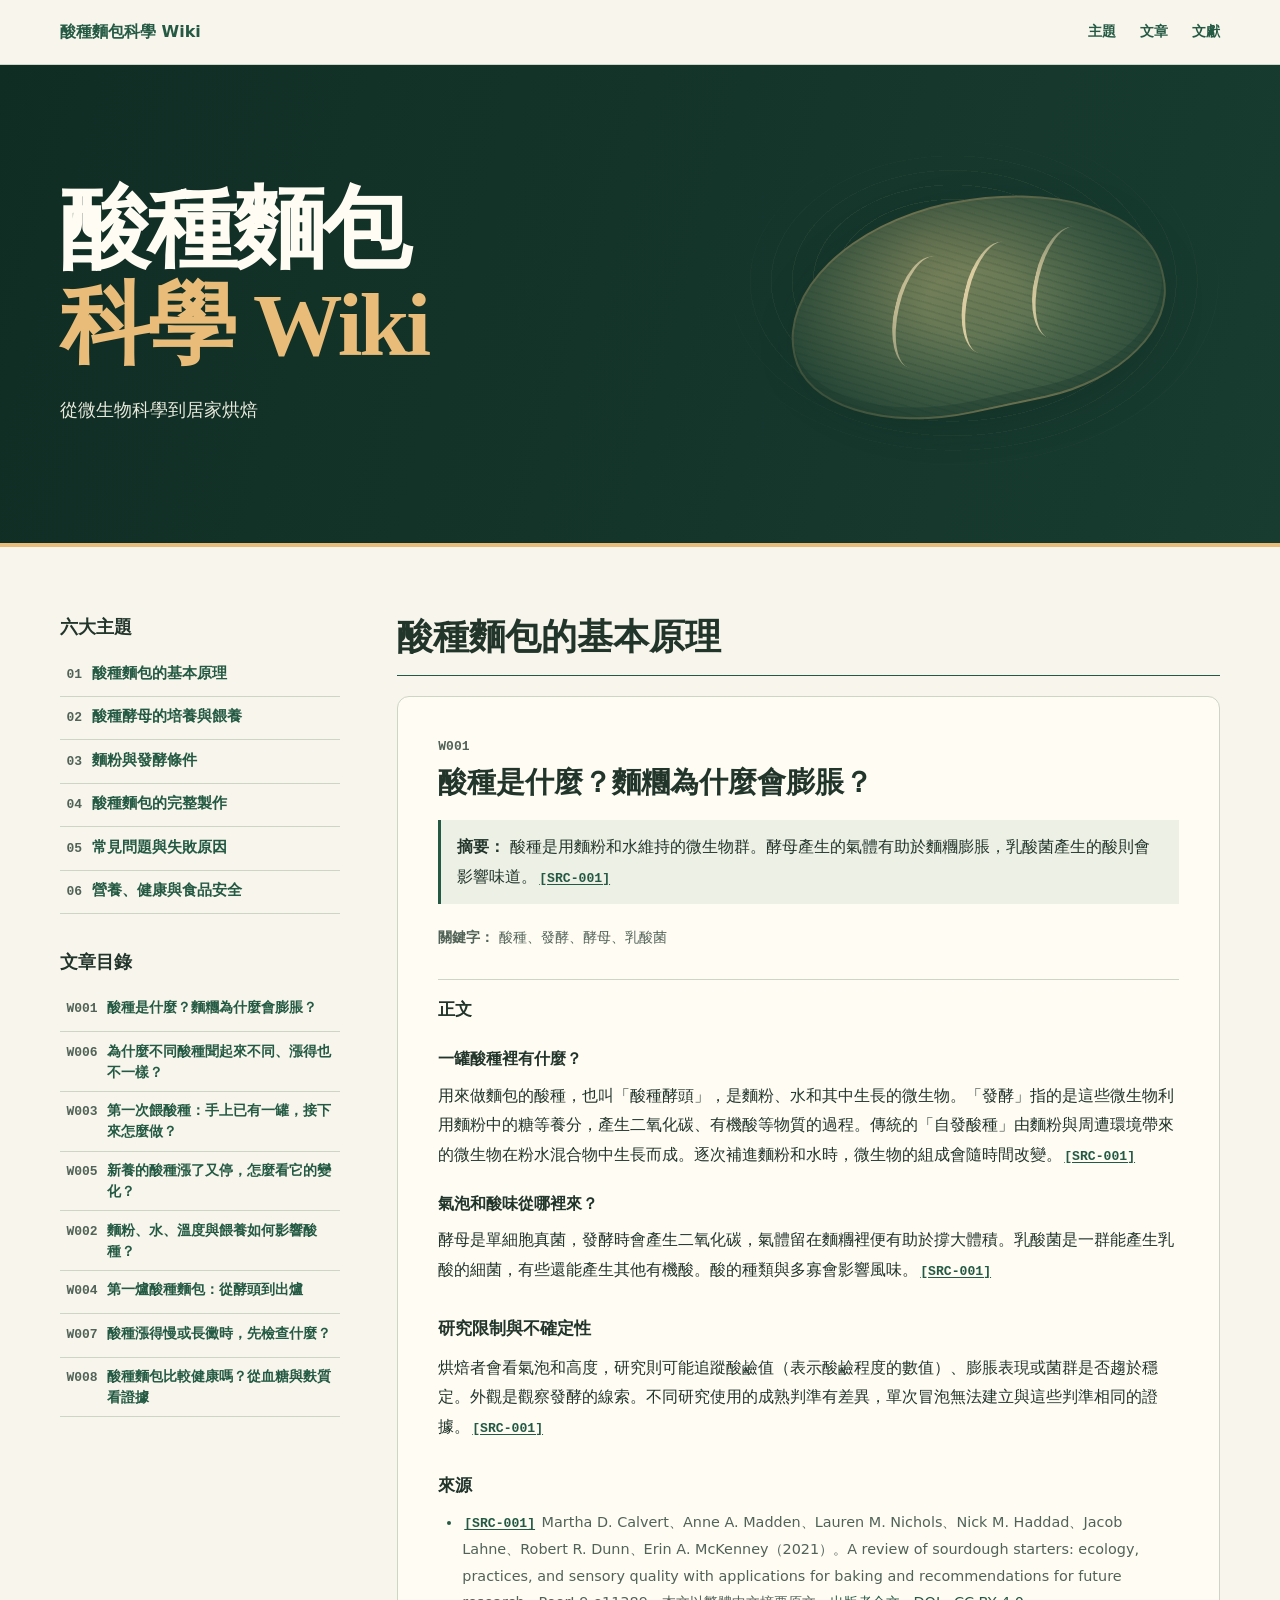
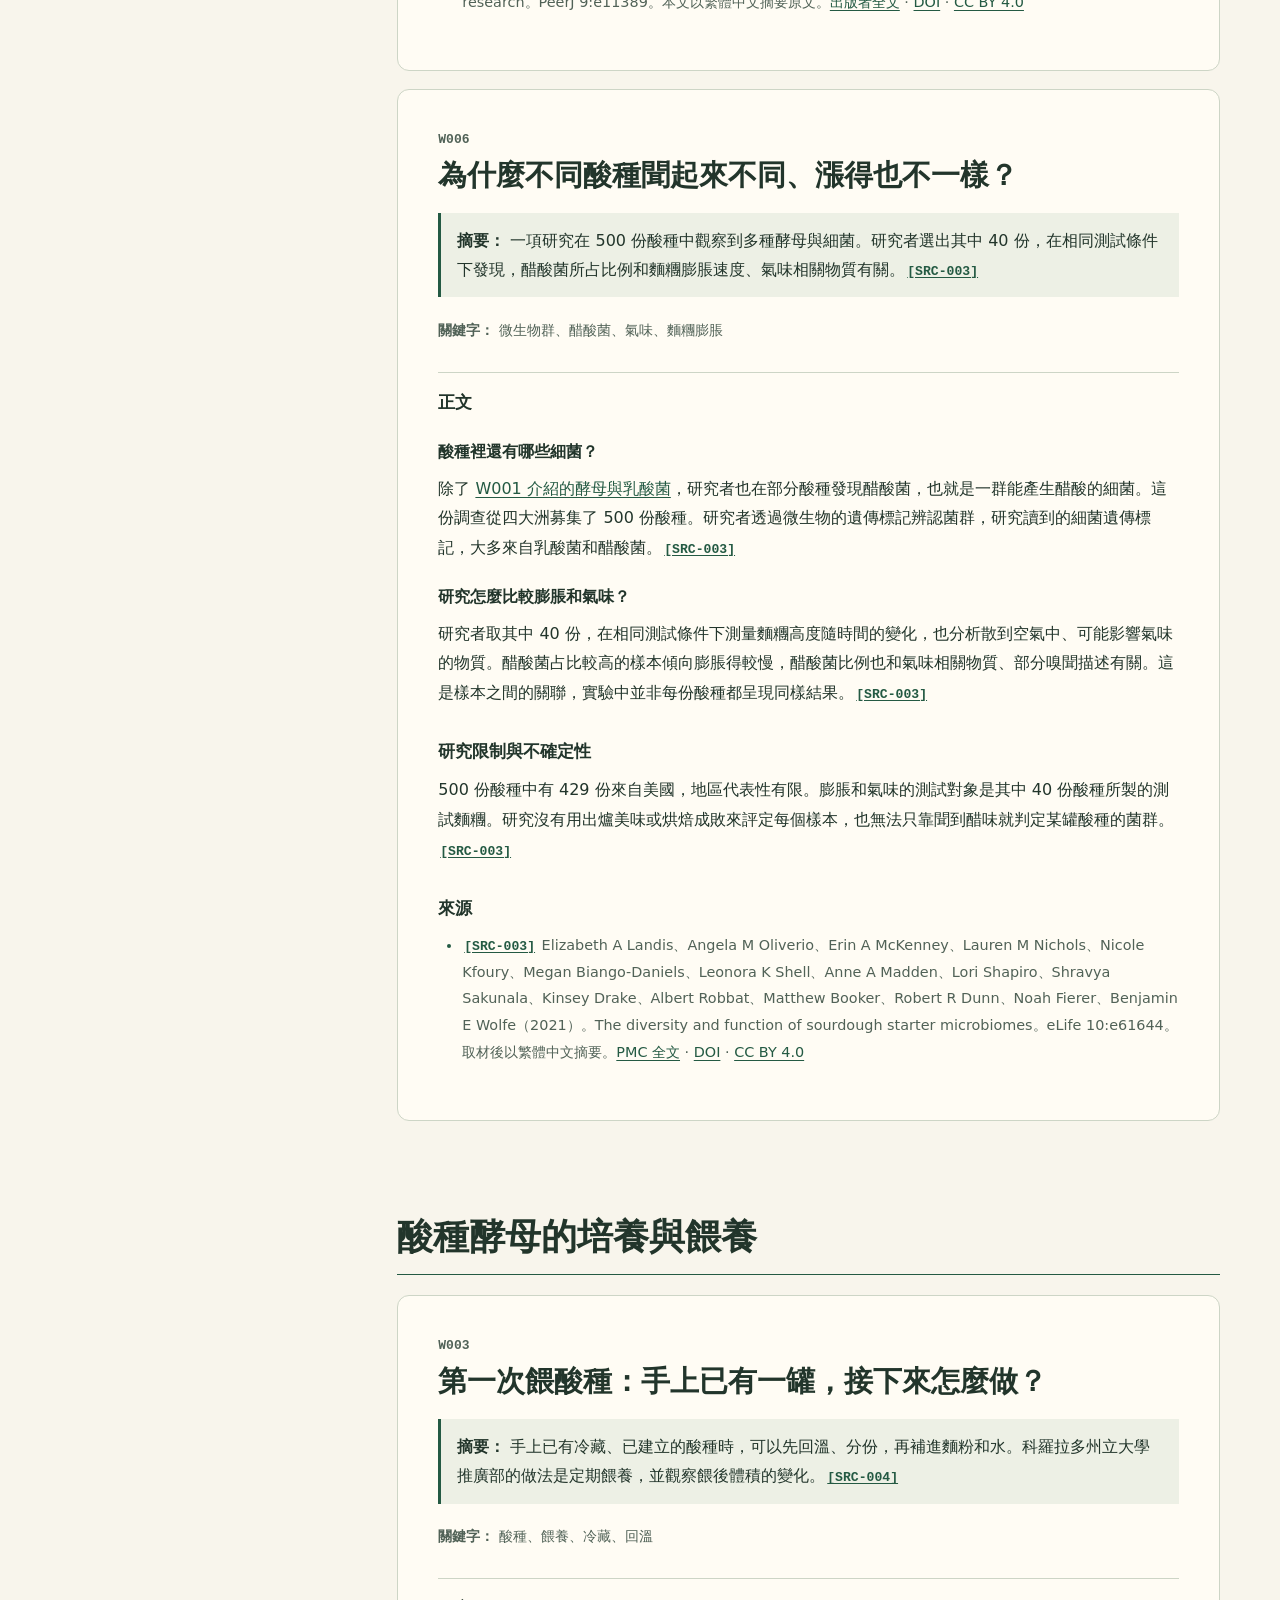
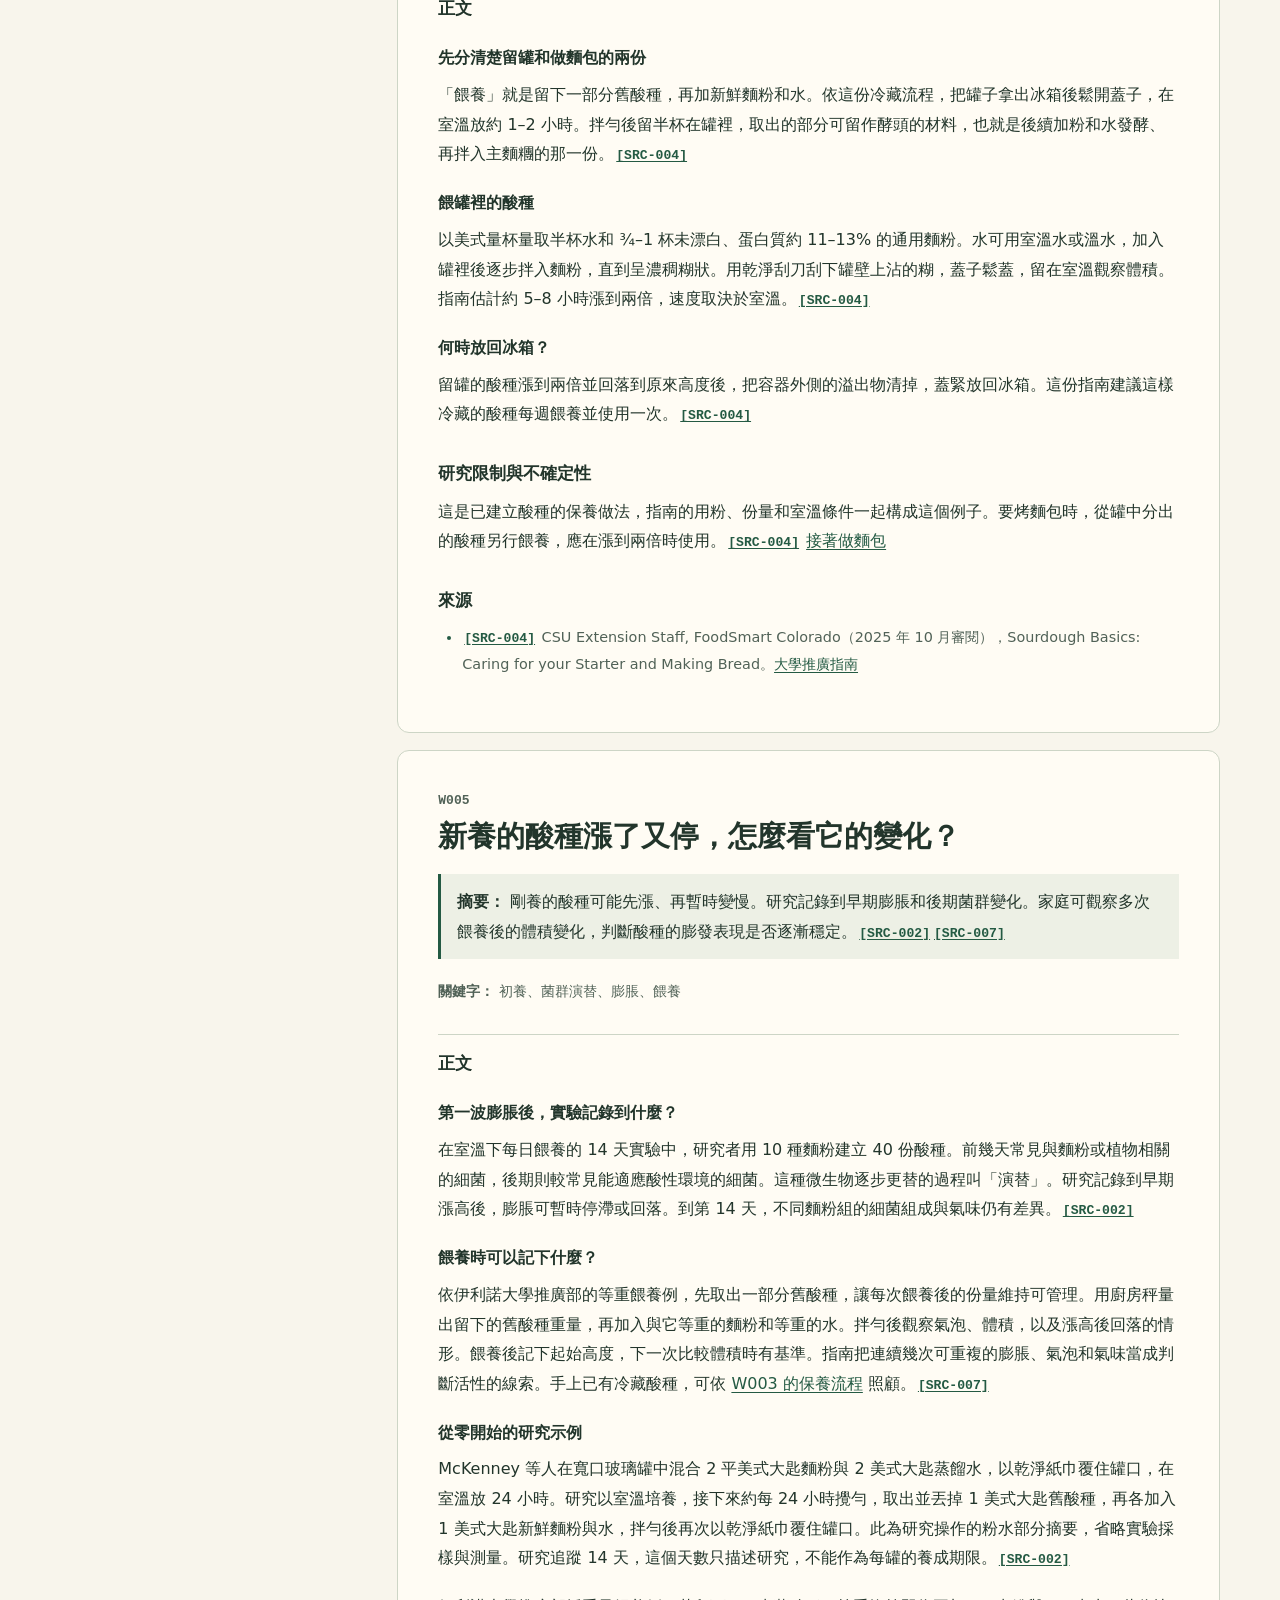
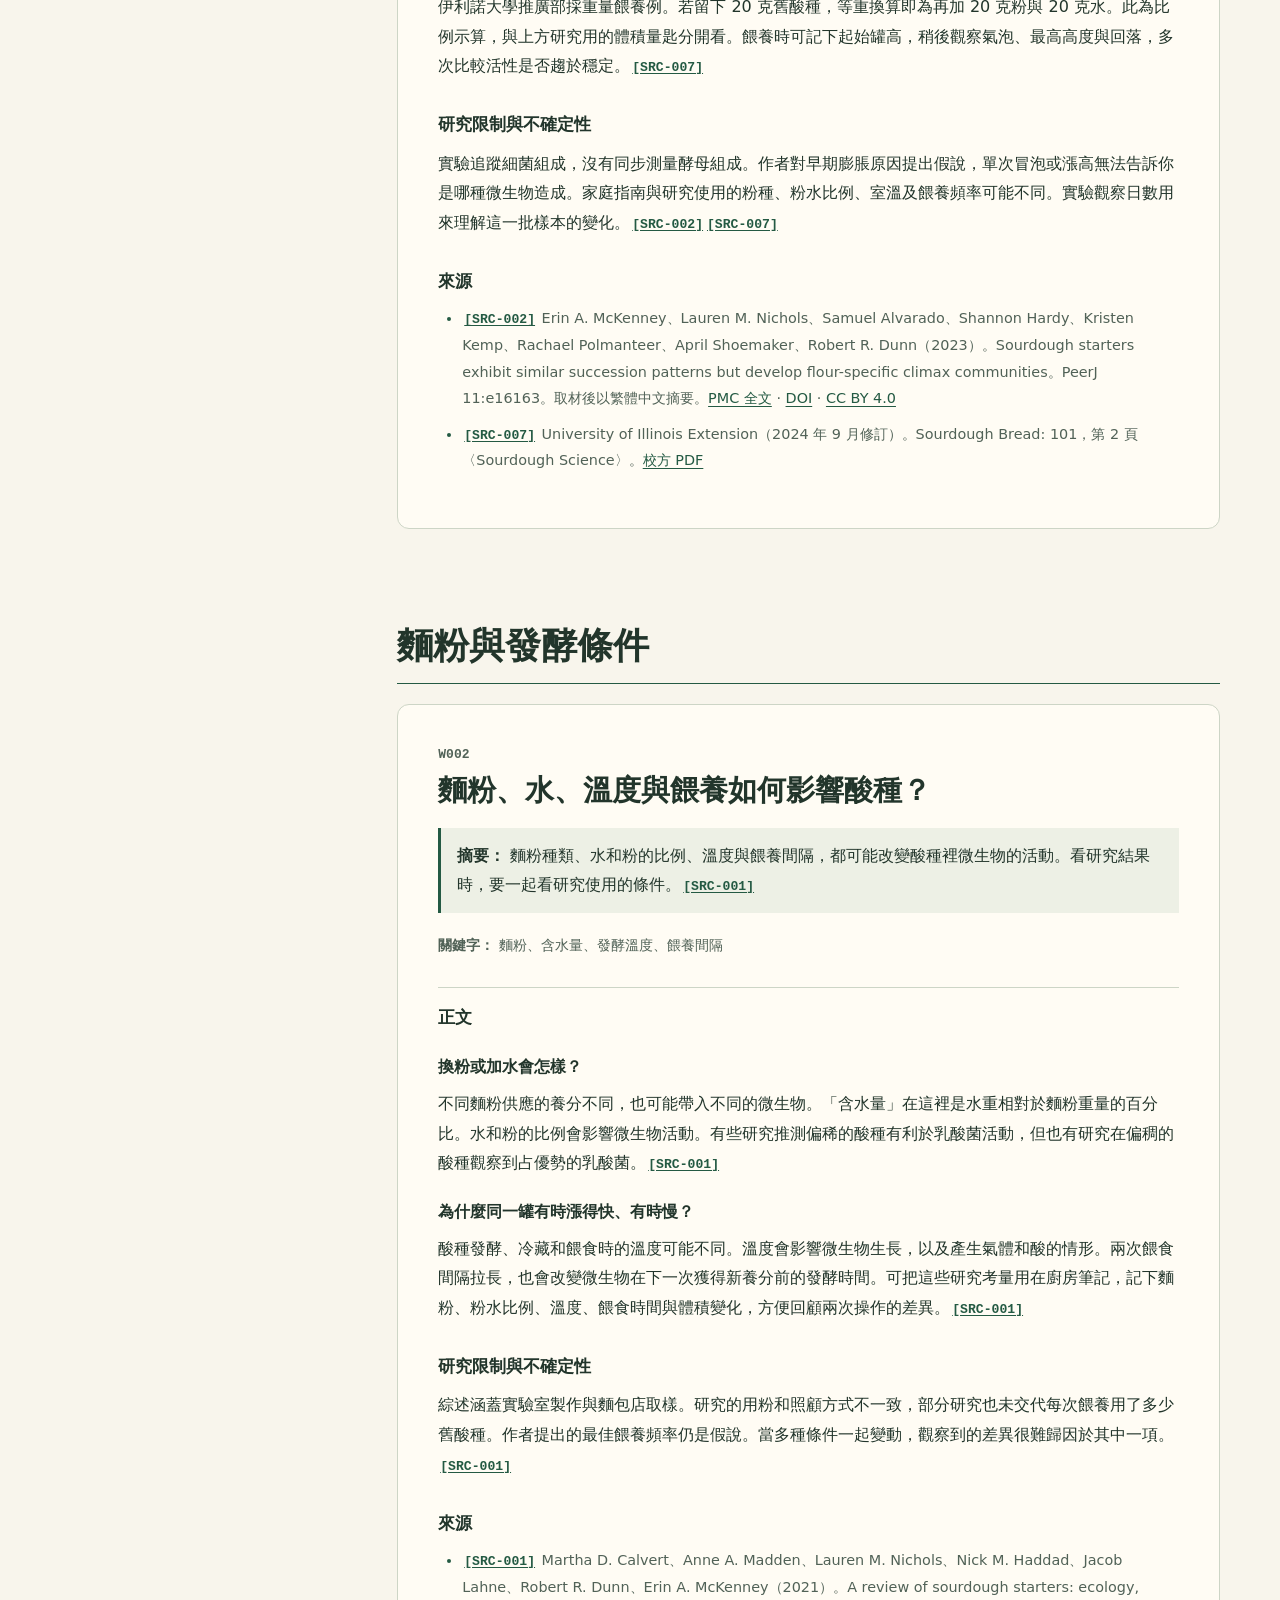
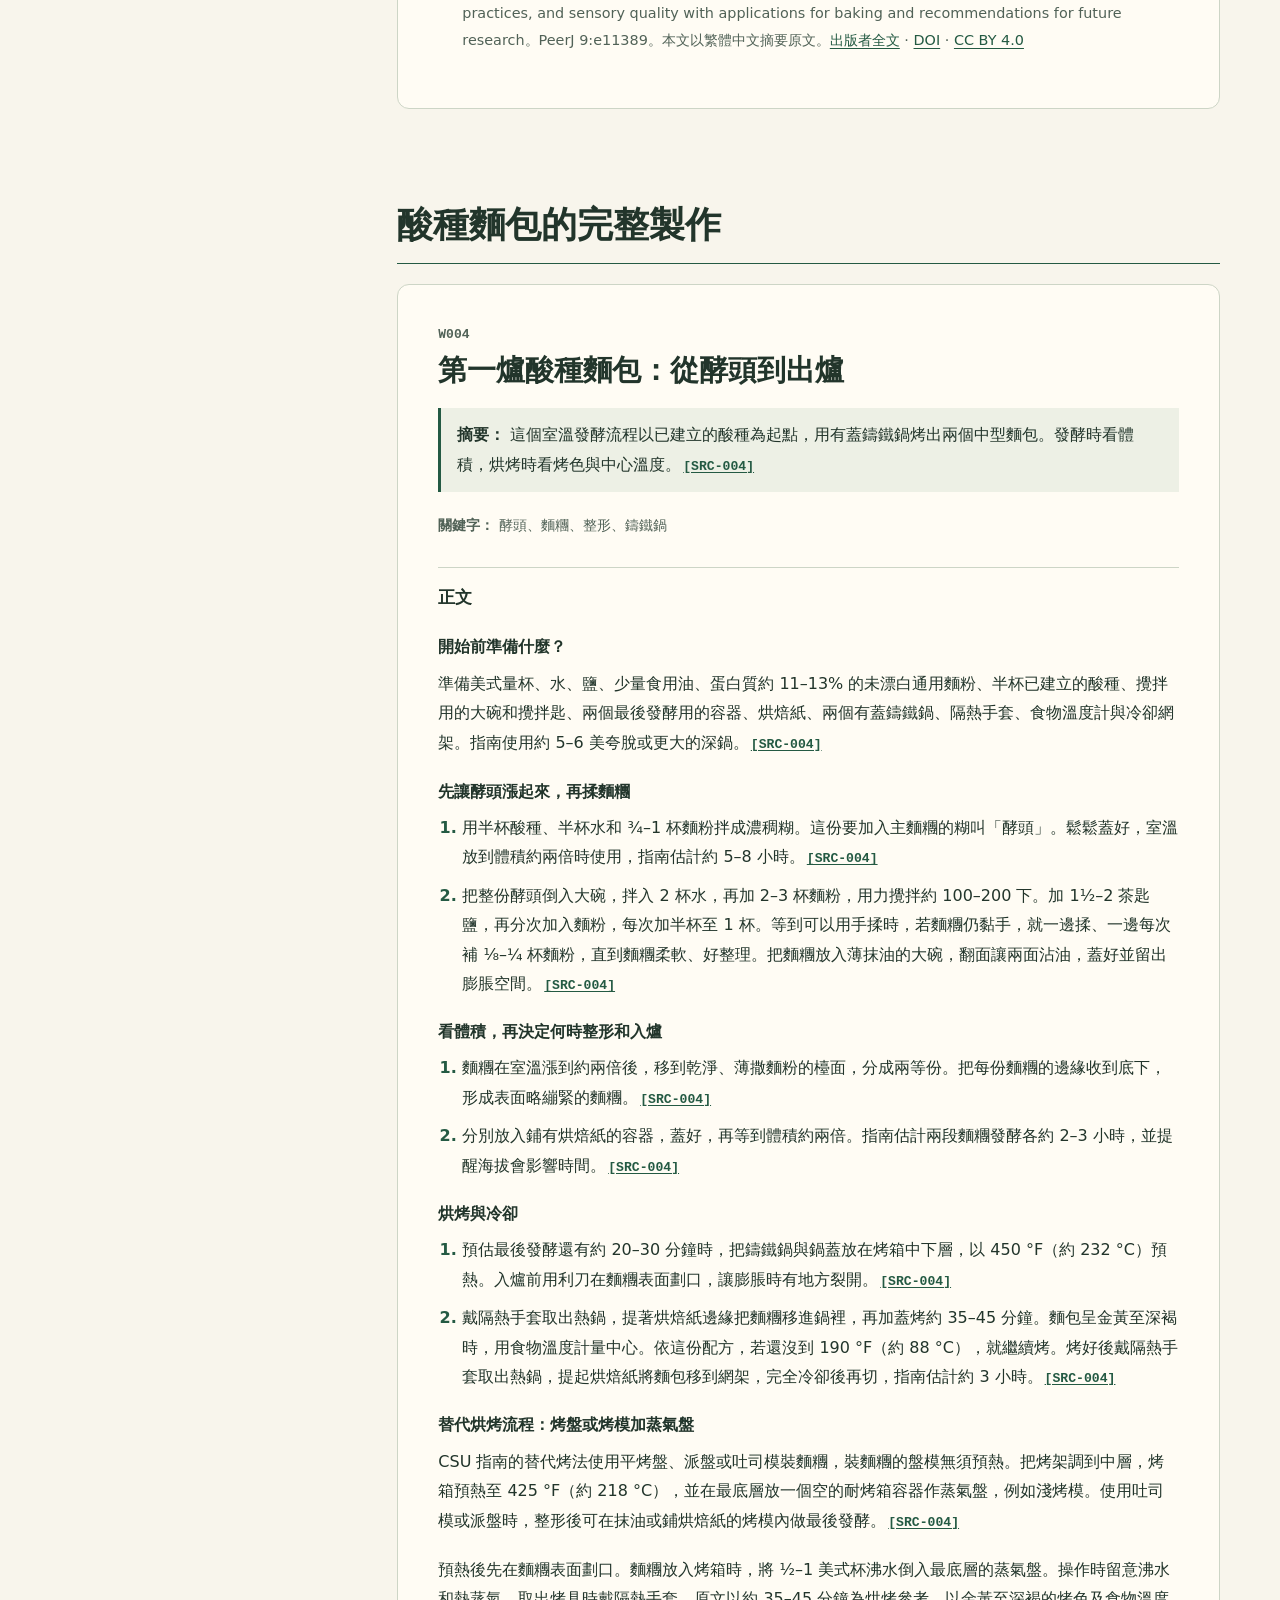
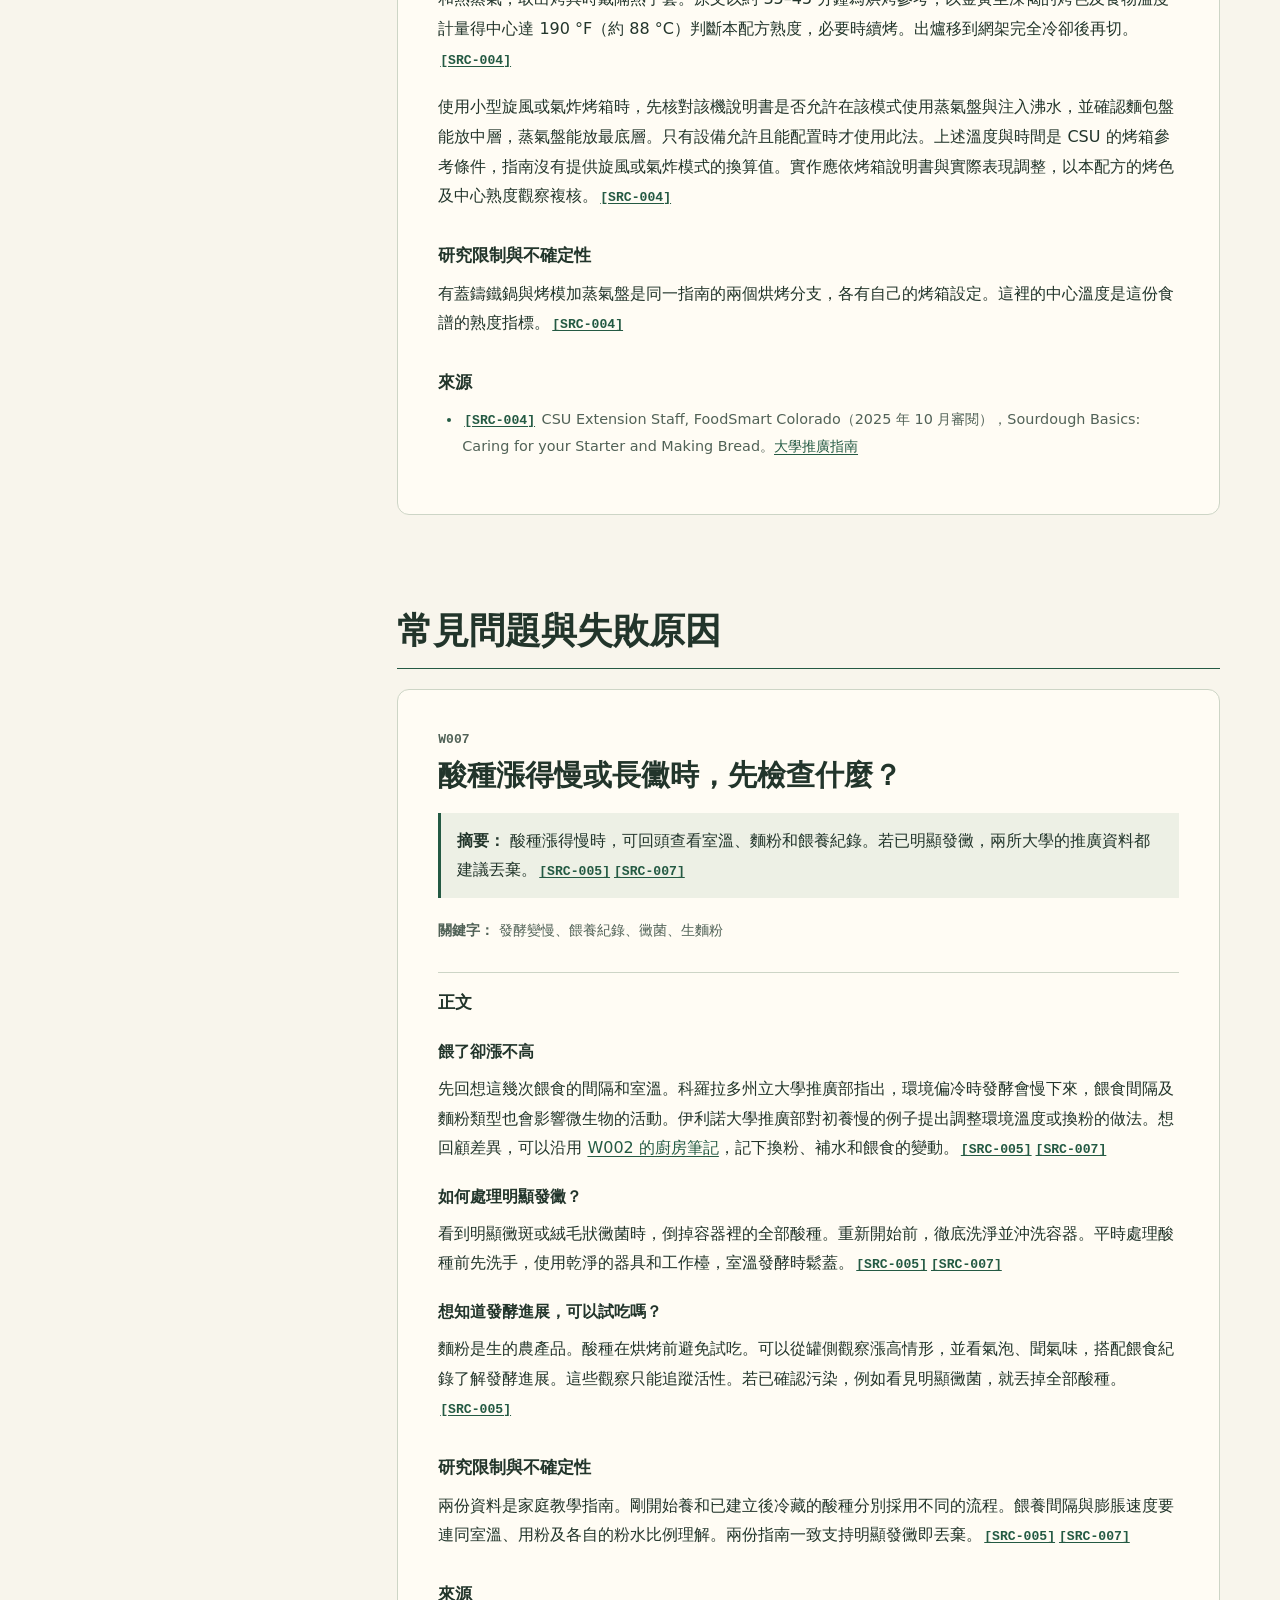
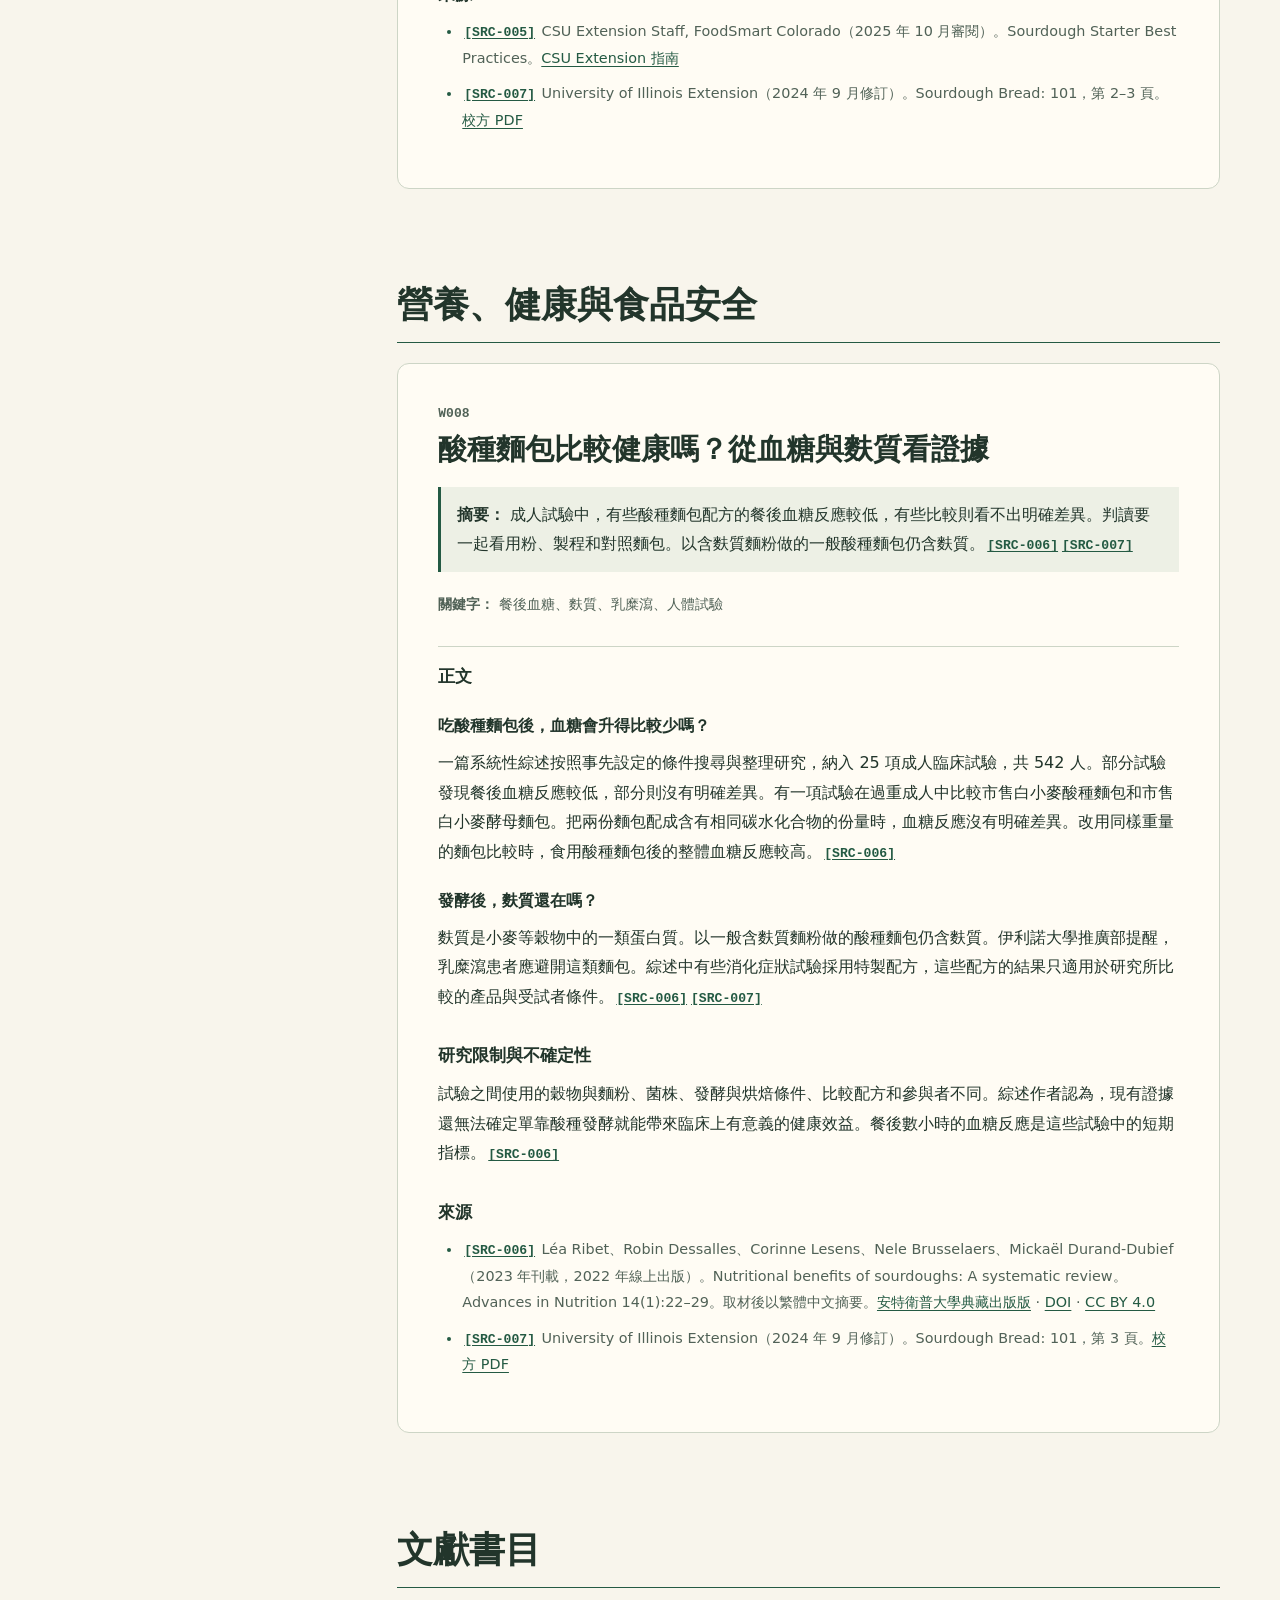
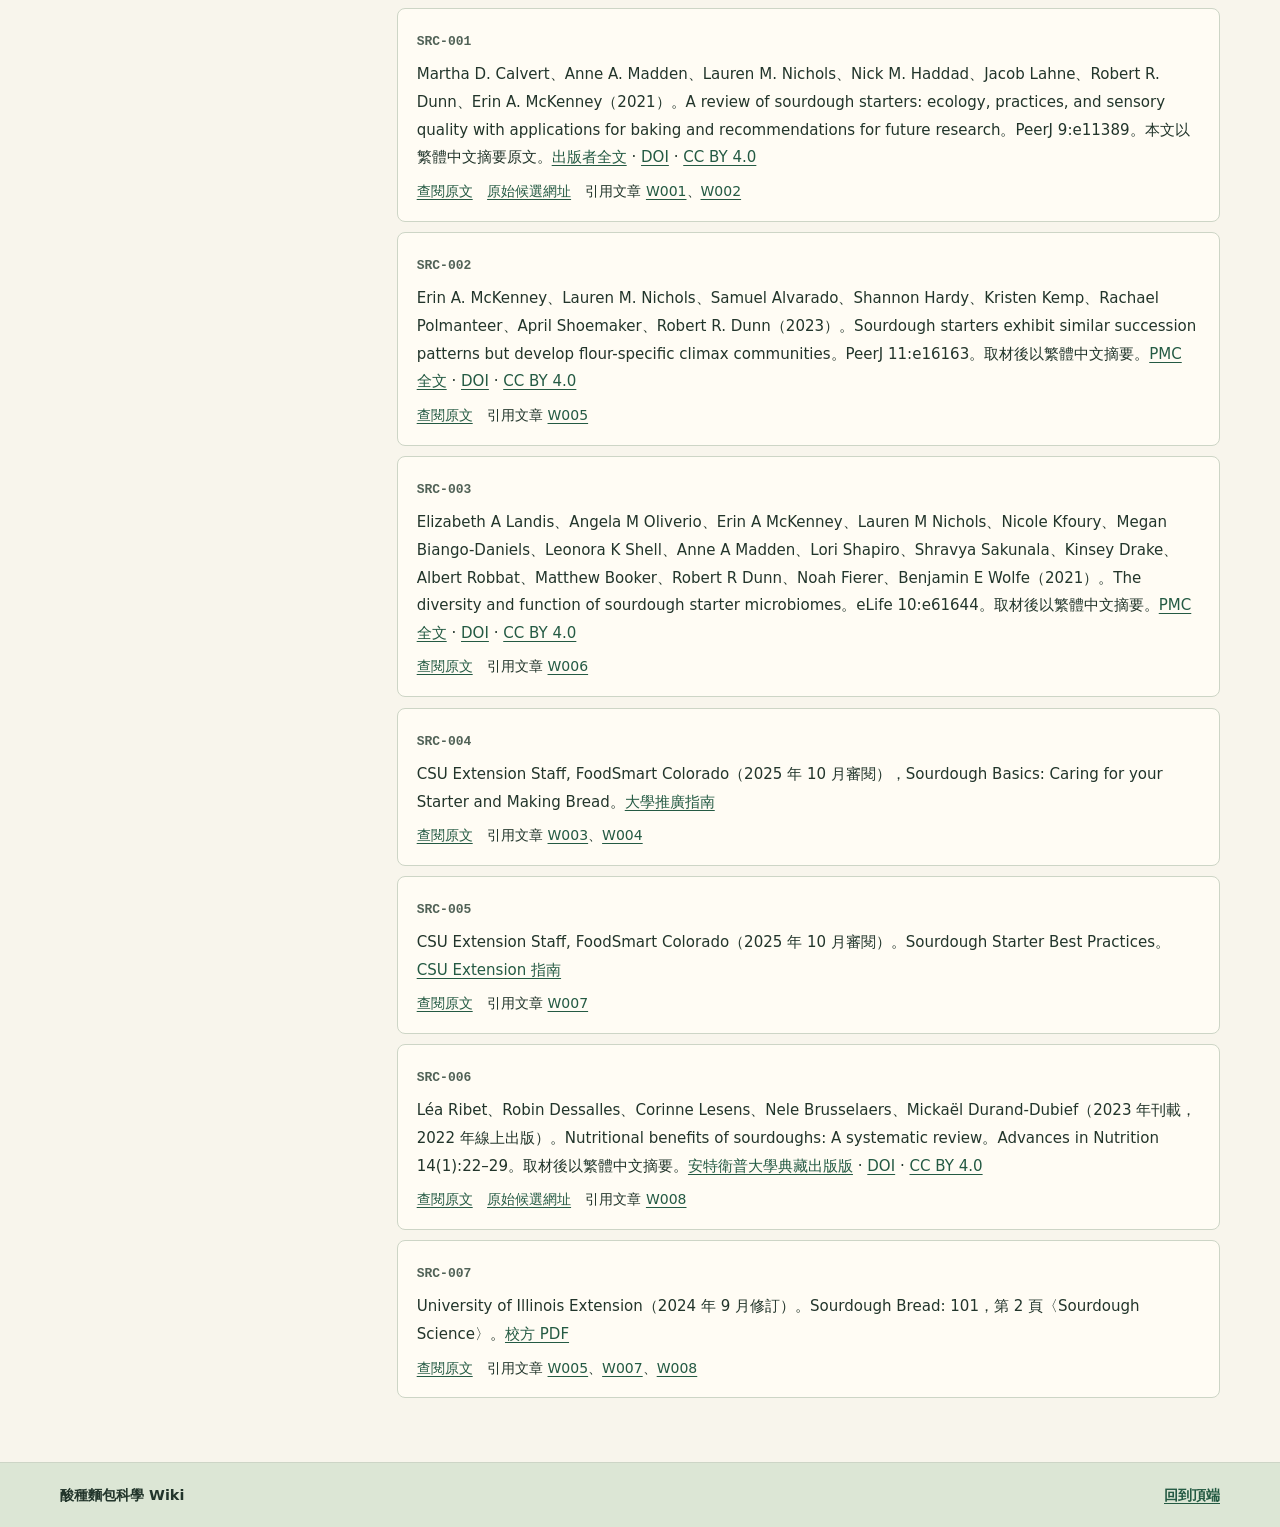
<file: docs/index.html>
<!doctype html>
<html lang="zh-Hant-TW">
<head>
  <meta charset="utf-8">
  <meta name="viewport" content="width=device-width, initial-scale=1">
  <meta name="description" content="從微生物科學到居家烘焙的酸種麵包入門 Wiki。">
  <title>酸種麵包科學 Wiki</title>
  <link rel="icon" href="data:,">
  <link rel="stylesheet" href="./wiki.css">
  <script src="./wiki.js" defer></script>
</head>
<body>
  <a class="skip-link" href="#main">跳至主要內容</a>
  <div id="top" tabindex="-1"></div>
  <header class="site-header">
    <div class="frame">
      <a class="wordmark" href="#top">酸種麵包科學 Wiki</a>
      <nav aria-label="全站導覽">
        <a href="#topics">主題</a>
        <a href="#contents">文章</a>
        <a href="#references">文獻</a>
      </nav>
    </div>
  </header>
  <main id="main" tabindex="-1">
    <div class="hero">
      <div class="frame hero-inner">
        <div>
          <h1>酸種麵包<span>科學 Wiki</span></h1>
          <p>從微生物科學到居家烘焙</p>
        </div>
        <div class="hero-art" aria-hidden="true">
          <div class="loaf"><i></i><i></i><i></i></div>
        </div>
      </div>
    </div>
    <div class="frame reading-layout">
      <aside class="navigator" aria-label="閱讀導覽">
        <nav id="topics" aria-labelledby="topics-title" tabindex="-1">
          <h2 id="topics-title">六大主題</h2>
          <ul class="topic-links"><li><a href="#topic-1"><span aria-hidden="true">01</span>酸種麵包的基本原理</a></li><li><a href="#topic-2"><span aria-hidden="true">02</span>酸種酵母的培養與餵養</a></li><li><a href="#topic-3"><span aria-hidden="true">03</span>麵粉與發酵條件</a></li><li><a href="#topic-4"><span aria-hidden="true">04</span>酸種麵包的完整製作</a></li><li><a href="#topic-5"><span aria-hidden="true">05</span>常見問題與失敗原因</a></li><li><a href="#topic-6"><span aria-hidden="true">06</span>營養、健康與食品安全</a></li></ul>
        </nav>
        <nav id="contents" aria-labelledby="contents-title" tabindex="-1">
          <h2 id="contents-title">文章目錄</h2>
          <ul class="contents-links"><li><a href="#W001"><span>W001</span>酸種是什麼？麵糰為什麼會膨脹？</a></li><li><a href="#W006"><span>W006</span>為什麼不同酸種聞起來不同、漲得也不一樣？</a></li><li><a href="#W003"><span>W003</span>第一次餵酸種：手上已有一罐，接下來怎麼做？</a></li><li><a href="#W005"><span>W005</span>新養的酸種漲了又停，怎麼看它的變化？</a></li><li><a href="#W002"><span>W002</span>麵粉、水、溫度與餵養如何影響酸種？</a></li><li><a href="#W004"><span>W004</span>第一爐酸種麵包：從酵頭到出爐</a></li><li><a href="#W007"><span>W007</span>酸種漲得慢或長黴時，先檢查什麼？</a></li><li><a href="#W008"><span>W008</span>酸種麵包比較健康嗎？從血糖與麩質看證據</a></li></ul>
        </nav>
      </aside>
      <div class="reading">
        <section class="topic" id="topic-1" tabindex="-1">
<h2>酸種麵包的基本原理</h2>
<article id="W001" aria-labelledby="title-W001" tabindex="-1">
<div class="article-id">W001</div>
<h3 id="title-W001">酸種是什麼？麵糰為什麼會膨脹？</h3>
<p class="summary"><strong>摘要：</strong> 酸種是用麵粉和水維持的微生物群。酵母產生的氣體有助於麵糰膨脹，乳酸菌產生的酸則會影響味道。<a class="citation" href="#ref-SRC-001">[SRC-001]</a></p>
<p class="keywords"><strong>關鍵字：</strong> 酸種、發酵、酵母、乳酸菌</p>
<h4 class="body-heading">正文</h4>
<h5>一罐酸種裡有什麼？</h5>
<p>用來做麵包的酸種，也叫「酸種酵頭」，是麵粉、水和其中生長的微生物。「發酵」指的是這些微生物利用麵粉中的糖等養分，產生二氧化碳、有機酸等物質的過程。傳統的「自發酸種」由麵粉與周遭環境帶來的微生物在粉水混合物中生長而成。逐次補進麵粉和水時，微生物的組成會隨時間改變。<a class="citation" href="#ref-SRC-001">[SRC-001]</a></p>
<h5>氣泡和酸味從哪裡來？</h5>
<p>酵母是單細胞真菌，發酵時會產生二氧化碳，氣體留在麵糰裡便有助於撐大體積。乳酸菌是一群能產生乳酸的細菌，有些還能產生其他有機酸。酸的種類與多寡會影響風味。<a class="citation" href="#ref-SRC-001">[SRC-001]</a></p>
<h4>研究限制與不確定性</h4>
<p>烘焙者會看氣泡和高度，研究則可能追蹤酸鹼值（表示酸鹼程度的數值）、膨脹表現或菌群是否趨於穩定。外觀是觀察發酵的線索。不同研究使用的成熟判準有差異，單次冒泡無法建立與這些判準相同的證據。<a class="citation" href="#ref-SRC-001">[SRC-001]</a></p>
<h4>來源</h4>
<ul>
<li><a class="citation" href="#ref-SRC-001">[SRC-001]</a> Martha D. Calvert、Anne A. Madden、Lauren M. Nichols、Nick M. Haddad、Jacob Lahne、Robert R. Dunn、Erin A. McKenney（2021）。A review of sourdough starters: ecology, practices, and sensory quality with applications for baking and recommendations for future research。PeerJ 9:e11389。本文以繁體中文摘要原文。<a href="https://peerj.com/articles/11389.pdf">出版者全文</a> · <a href="https://doi.org/10.7717/peerj.11389">DOI</a> · <a href="https://creativecommons.org/licenses/by/4.0/">CC BY 4.0</a></li>
</ul>
</article>
<article id="W006" aria-labelledby="title-W006" tabindex="-1">
<div class="article-id">W006</div>
<h3 id="title-W006">為什麼不同酸種聞起來不同、漲得也不一樣？</h3>
<p class="summary"><strong>摘要：</strong> 一項研究在 500 份酸種中觀察到多種酵母與細菌。研究者選出其中 40 份，在相同測試條件下發現，醋酸菌所占比例和麵糰膨脹速度、氣味相關物質有關。<a class="citation" href="#ref-SRC-003">[SRC-003]</a></p>
<p class="keywords"><strong>關鍵字：</strong> 微生物群、醋酸菌、氣味、麵糰膨脹</p>
<h4 class="body-heading">正文</h4>
<h5>酸種裡還有哪些細菌？</h5>
<p>除了 <a href="#W001">W001 介紹的酵母與乳酸菌</a>，研究者也在部分酸種發現醋酸菌，也就是一群能產生醋酸的細菌。這份調查從四大洲募集了 500 份酸種。研究者透過微生物的遺傳標記辨認菌群，研究讀到的細菌遺傳標記，大多來自乳酸菌和醋酸菌。<a class="citation" href="#ref-SRC-003">[SRC-003]</a></p>
<h5>研究怎麼比較膨脹和氣味？</h5>
<p>研究者取其中 40 份，在相同測試條件下測量麵糰高度隨時間的變化，也分析散到空氣中、可能影響氣味的物質。醋酸菌占比較高的樣本傾向膨脹得較慢，醋酸菌比例也和氣味相關物質、部分嗅聞描述有關。這是樣本之間的關聯，實驗中並非每份酸種都呈現同樣結果。<a class="citation" href="#ref-SRC-003">[SRC-003]</a></p>
<h4>研究限制與不確定性</h4>
<p>500 份酸種中有 429 份來自美國，地區代表性有限。膨脹和氣味的測試對象是其中 40 份酸種所製的測試麵糰。研究沒有用出爐美味或烘焙成敗來評定每個樣本，也無法只靠聞到醋味就判定某罐酸種的菌群。<a class="citation" href="#ref-SRC-003">[SRC-003]</a></p>
<h4>來源</h4>
<ul>
<li><a class="citation" href="#ref-SRC-003">[SRC-003]</a> Elizabeth A Landis、Angela M Oliverio、Erin A McKenney、Lauren M Nichols、Nicole Kfoury、Megan Biango-Daniels、Leonora K Shell、Anne A Madden、Lori Shapiro、Shravya Sakunala、Kinsey Drake、Albert Robbat、Matthew Booker、Robert R Dunn、Noah Fierer、Benjamin E Wolfe（2021）。The diversity and function of sourdough starter microbiomes。eLife 10:e61644。取材後以繁體中文摘要。<a href="https://pmc.ncbi.nlm.nih.gov/articles/PMC7837699/">PMC 全文</a> · <a href="https://doi.org/10.7554/eLife.61644">DOI</a> · <a href="https://creativecommons.org/licenses/by/4.0/">CC BY 4.0</a></li>
</ul>
</article>
</section>
<section class="topic" id="topic-2" tabindex="-1">
<h2>酸種酵母的培養與餵養</h2>
<article id="W003" aria-labelledby="title-W003" tabindex="-1">
<div class="article-id">W003</div>
<h3 id="title-W003">第一次餵酸種：手上已有一罐，接下來怎麼做？</h3>
<p class="summary"><strong>摘要：</strong> 手上已有冷藏、已建立的酸種時，可以先回溫、分份，再補進麵粉和水。科羅拉多州立大學推廣部的做法是定期餵養，並觀察餵後體積的變化。<a class="citation" href="#ref-SRC-004">[SRC-004]</a></p>
<p class="keywords"><strong>關鍵字：</strong> 酸種、餵養、冷藏、回溫</p>
<h4 class="body-heading">正文</h4>
<h5>先分清楚留罐和做麵包的兩份</h5>
<p>「餵養」就是留下一部分舊酸種，再加新鮮麵粉和水。依這份冷藏流程，把罐子拿出冰箱後鬆開蓋子，在室溫放約 1–2 小時。拌勻後留半杯在罐裡，取出的部分可留作酵頭的材料，也就是後續加粉和水發酵、再拌入主麵糰的那一份。<a class="citation" href="#ref-SRC-004">[SRC-004]</a></p>
<h5>餵罐裡的酸種</h5>
<p>以美式量杯量取半杯水和 ¾–1 杯未漂白、蛋白質約 11–13% 的通用麵粉。水可用室溫水或溫水，加入罐裡後逐步拌入麵粉，直到呈濃稠糊狀。用乾淨刮刀刮下罐壁上沾的糊，蓋子鬆蓋，留在室溫觀察體積。指南估計約 5–8 小時漲到兩倍，速度取決於室溫。<a class="citation" href="#ref-SRC-004">[SRC-004]</a></p>
<h5>何時放回冰箱？</h5>
<p>留罐的酸種漲到兩倍並回落到原來高度後，把容器外側的溢出物清掉，蓋緊放回冰箱。這份指南建議這樣冷藏的酸種每週餵養並使用一次。<a class="citation" href="#ref-SRC-004">[SRC-004]</a></p>
<h4>研究限制與不確定性</h4>
<p>這是已建立酸種的保養做法，指南的用粉、份量和室溫條件一起構成這個例子。要烤麵包時，從罐中分出的酸種另行餵養，應在漲到兩倍時使用。<a class="citation" href="#ref-SRC-004">[SRC-004]</a> <a href="#W004">接著做麵包</a></p>
<h4>來源</h4>
<ul>
<li><a class="citation" href="#ref-SRC-004">[SRC-004]</a> CSU Extension Staff, FoodSmart Colorado（2025 年 10 月審閱），Sourdough Basics: Caring for your Starter and Making Bread。<a href="https://extension.colostate.edu/resource/sourdough-basics-caring-for-your-starter-and-making-bread/">大學推廣指南</a></li>
</ul>
</article>
<article id="W005" aria-labelledby="title-W005" tabindex="-1">
<div class="article-id">W005</div>
<h3 id="title-W005">新養的酸種漲了又停，怎麼看它的變化？</h3>
<p class="summary"><strong>摘要：</strong> 剛養的酸種可能先漲、再暫時變慢。研究記錄到早期膨脹和後期菌群變化。家庭可觀察多次餵養後的體積變化，判斷酸種的膨發表現是否逐漸穩定。<a class="citation" href="#ref-SRC-002">[SRC-002]</a><a class="citation" href="#ref-SRC-007">[SRC-007]</a></p>
<p class="keywords"><strong>關鍵字：</strong> 初養、菌群演替、膨脹、餵養</p>
<h4 class="body-heading">正文</h4>
<h5>第一波膨脹後，實驗記錄到什麼？</h5>
<p>在室溫下每日餵養的 14 天實驗中，研究者用 10 種麵粉建立 40 份酸種。前幾天常見與麵粉或植物相關的細菌，後期則較常見能適應酸性環境的細菌。這種微生物逐步更替的過程叫「演替」。研究記錄到早期漲高後，膨脹可暫時停滯或回落。到第 14 天，不同麵粉組的細菌組成與氣味仍有差異。<a class="citation" href="#ref-SRC-002">[SRC-002]</a></p>
<h5>餵養時可以記下什麼？</h5>
<p>依伊利諾大學推廣部的等重餵養例，先取出一部分舊酸種，讓每次餵養後的份量維持可管理。用廚房秤量出留下的舊酸種重量，再加入與它等重的麵粉和等重的水。拌勻後觀察氣泡、體積，以及漲高後回落的情形。餵養後記下起始高度，下一次比較體積時有基準。指南把連續幾次可重複的膨脹、氣泡和氣味當成判斷活性的線索。手上已有冷藏酸種，可依 <a href="#W003">W003 的保養流程</a> 照顧。<a class="citation" href="#ref-SRC-007">[SRC-007]</a></p>
<h5>從零開始的研究示例</h5>
<p>McKenney 等人在寬口玻璃罐中混合 2 平美式大匙麵粉與 2 美式大匙蒸餾水，以乾淨紙巾覆住罐口，在室溫放 24 小時。研究以室溫培養，接下來約每 24 小時攪勻，取出並丟掉 1 美式大匙舊酸種，再各加入 1 美式大匙新鮮麵粉與水，拌勻後再次以乾淨紙巾覆住罐口。此為研究操作的粉水部分摘要，省略實驗採樣與測量。研究追蹤 14 天，這個天數只描述研究，不能作為每罐的養成期限。<a class="citation" href="#ref-SRC-002">[SRC-002]</a></p>
<p>伊利諾大學推廣部採重量餵養例。若留下 20 克舊酸種，等重換算即為再加 20 克粉與 20 克水。此為比例示算，與上方研究用的體積量匙分開看。餵養時可記下起始罐高，稍後觀察氣泡、最高高度與回落，多次比較活性是否趨於穩定。<a class="citation" href="#ref-SRC-007">[SRC-007]</a></p>
<h4>研究限制與不確定性</h4>
<p>實驗追蹤細菌組成，沒有同步測量酵母組成。作者對早期膨脹原因提出假說，單次冒泡或漲高無法告訴你是哪種微生物造成。家庭指南與研究使用的粉種、粉水比例、室溫及餵養頻率可能不同。實驗觀察日數用來理解這一批樣本的變化。<a class="citation" href="#ref-SRC-002">[SRC-002]</a><a class="citation" href="#ref-SRC-007">[SRC-007]</a></p>
<h4>來源</h4>
<ul>
<li><a class="citation" href="#ref-SRC-002">[SRC-002]</a> Erin A. McKenney、Lauren M. Nichols、Samuel Alvarado、Shannon Hardy、Kristen Kemp、Rachael Polmanteer、April Shoemaker、Robert R. Dunn（2023）。Sourdough starters exhibit similar succession patterns but develop flour-specific climax communities。PeerJ 11:e16163。取材後以繁體中文摘要。<a href="https://pmc.ncbi.nlm.nih.gov/articles/PMC10559884/">PMC 全文</a> · <a href="https://doi.org/10.7717/peerj.16163">DOI</a> · <a href="https://creativecommons.org/licenses/by/4.0/">CC BY 4.0</a></li>
<li><a class="citation" href="#ref-SRC-007">[SRC-007]</a> University of Illinois Extension（2024 年 9 月修訂）。Sourdough Bread: 101，第 2 頁〈Sourdough Science〉。<a href="https://extension.illinois.edu/sites/default/files/2024-11/sourdough_101_final.pdf">校方 PDF</a></li>
</ul>
</article>
</section>
<section class="topic" id="topic-3" tabindex="-1">
<h2>麵粉與發酵條件</h2>
<article id="W002" aria-labelledby="title-W002" tabindex="-1">
<div class="article-id">W002</div>
<h3 id="title-W002">麵粉、水、溫度與餵養如何影響酸種？</h3>
<p class="summary"><strong>摘要：</strong> 麵粉種類、水和粉的比例、溫度與餵養間隔，都可能改變酸種裡微生物的活動。看研究結果時，要一起看研究使用的條件。<a class="citation" href="#ref-SRC-001">[SRC-001]</a></p>
<p class="keywords"><strong>關鍵字：</strong> 麵粉、含水量、發酵溫度、餵養間隔</p>
<h4 class="body-heading">正文</h4>
<h5>換粉或加水會怎樣？</h5>
<p>不同麵粉供應的養分不同，也可能帶入不同的微生物。「含水量」在這裡是水重相對於麵粉重量的百分比。水和粉的比例會影響微生物活動。有些研究推測偏稀的酸種有利於乳酸菌活動，但也有研究在偏稠的酸種觀察到占優勢的乳酸菌。<a class="citation" href="#ref-SRC-001">[SRC-001]</a></p>
<h5>為什麼同一罐有時漲得快、有時慢？</h5>
<p>酸種發酵、冷藏和餵食時的溫度可能不同。溫度會影響微生物生長，以及產生氣體和酸的情形。兩次餵食間隔拉長，也會改變微生物在下一次獲得新養分前的發酵時間。可把這些研究考量用在廚房筆記，記下麵粉、粉水比例、溫度、餵食時間與體積變化，方便回顧兩次操作的差異。<a class="citation" href="#ref-SRC-001">[SRC-001]</a></p>
<h4>研究限制與不確定性</h4>
<p>綜述涵蓋實驗室製作與麵包店取樣。研究的用粉和照顧方式不一致，部分研究也未交代每次餵養用了多少舊酸種。作者提出的最佳餵養頻率仍是假說。當多種條件一起變動，觀察到的差異很難歸因於其中一項。<a class="citation" href="#ref-SRC-001">[SRC-001]</a></p>
<h4>來源</h4>
<ul>
<li><a class="citation" href="#ref-SRC-001">[SRC-001]</a> Martha D. Calvert、Anne A. Madden、Lauren M. Nichols、Nick M. Haddad、Jacob Lahne、Robert R. Dunn、Erin A. McKenney（2021）。A review of sourdough starters: ecology, practices, and sensory quality with applications for baking and recommendations for future research。PeerJ 9:e11389。本文以繁體中文摘要原文。<a href="https://peerj.com/articles/11389.pdf">出版者全文</a> · <a href="https://doi.org/10.7717/peerj.11389">DOI</a> · <a href="https://creativecommons.org/licenses/by/4.0/">CC BY 4.0</a></li>
</ul>
</article>
</section>
<section class="topic" id="topic-4" tabindex="-1">
<h2>酸種麵包的完整製作</h2>
<article id="W004" aria-labelledby="title-W004" tabindex="-1">
<div class="article-id">W004</div>
<h3 id="title-W004">第一爐酸種麵包：從酵頭到出爐</h3>
<p class="summary"><strong>摘要：</strong> 這個室溫發酵流程以已建立的酸種為起點，用有蓋鑄鐵鍋烤出兩個中型麵包。發酵時看體積，烘烤時看烤色與中心溫度。<a class="citation" href="#ref-SRC-004">[SRC-004]</a></p>
<p class="keywords"><strong>關鍵字：</strong> 酵頭、麵糰、整形、鑄鐵鍋</p>
<h4 class="body-heading">正文</h4>
<h5>開始前準備什麼？</h5>
<p>準備美式量杯、水、鹽、少量食用油、蛋白質約 11–13% 的未漂白通用麵粉、半杯已建立的酸種、攪拌用的大碗和攪拌匙、兩個最後發酵用的容器、烘焙紙、兩個有蓋鑄鐵鍋、隔熱手套、食物溫度計與冷卻網架。指南使用約 5–6 美夸脫或更大的深鍋。<a class="citation" href="#ref-SRC-004">[SRC-004]</a></p>
<h5>先讓酵頭漲起來，再揉麵糰</h5>
<ol>
<li>用半杯酸種、半杯水和 ¾–1 杯麵粉拌成濃稠糊。這份要加入主麵糰的糊叫「酵頭」。鬆鬆蓋好，室溫放到體積約兩倍時使用，指南估計約 5–8 小時。<a class="citation" href="#ref-SRC-004">[SRC-004]</a></li>
<li>把整份酵頭倒入大碗，拌入 2 杯水，再加 2–3 杯麵粉，用力攪拌約 100–200 下。加 1½–2 茶匙鹽，再分次加入麵粉，每次加半杯至 1 杯。等到可以用手揉時，若麵糰仍黏手，就一邊揉、一邊每次補 ⅛–¼ 杯麵粉，直到麵糰柔軟、好整理。把麵糰放入薄抹油的大碗，翻面讓兩面沾油，蓋好並留出膨脹空間。<a class="citation" href="#ref-SRC-004">[SRC-004]</a></li>
</ol>
<h5>看體積，再決定何時整形和入爐</h5>
<ol>
<li>麵糰在室溫漲到約兩倍後，移到乾淨、薄撒麵粉的檯面，分成兩等份。把每份麵糰的邊緣收到底下，形成表面略繃緊的麵糰。<a class="citation" href="#ref-SRC-004">[SRC-004]</a></li>
<li>分別放入鋪有烘焙紙的容器，蓋好，再等到體積約兩倍。指南估計兩段麵糰發酵各約 2–3 小時，並提醒海拔會影響時間。<a class="citation" href="#ref-SRC-004">[SRC-004]</a></li>
</ol>
<h5>烘烤與冷卻</h5>
<ol>
<li>預估最後發酵還有約 20–30 分鐘時，把鑄鐵鍋與鍋蓋放在烤箱中下層，以 450 °F（約 232 °C）預熱。入爐前用利刀在麵糰表面劃口，讓膨脹時有地方裂開。<a class="citation" href="#ref-SRC-004">[SRC-004]</a></li>
<li>戴隔熱手套取出熱鍋，提著烘焙紙邊緣把麵糰移進鍋裡，再加蓋烤約 35–45 分鐘。麵包呈金黃至深褐時，用食物溫度計量中心。依這份配方，若還沒到 190 °F（約 88 °C），就繼續烤。烤好後戴隔熱手套取出熱鍋，提起烘焙紙將麵包移到網架，完全冷卻後再切，指南估計約 3 小時。<a class="citation" href="#ref-SRC-004">[SRC-004]</a></li>
</ol>
<h5>替代烘烤流程：烤盤或烤模加蒸氣盤</h5>
<p>CSU 指南的替代烤法使用平烤盤、派盤或吐司模裝麵糰，裝麵糰的盤模無須預熱。把烤架調到中層，烤箱預熱至 425 °F（約 218 °C），並在最底層放一個空的耐烤箱容器作蒸氣盤，例如淺烤模。使用吐司模或派盤時，整形後可在抹油或鋪烘焙紙的烤模內做最後發酵。<a class="citation" href="#ref-SRC-004">[SRC-004]</a></p>
<p>預熱後先在麵糰表面劃口。麵糰放入烤箱時，將 ½–1 美式杯沸水倒入最底層的蒸氣盤。操作時留意沸水和熱蒸氣，取出烤具時戴隔熱手套。原文以約 35–45 分鐘為烘烤參考，以金黃至深褐的烤色及食物溫度計量得中心達 190 °F（約 88 °C）判斷本配方熟度，必要時續烤。出爐移到網架完全冷卻後再切。<a class="citation" href="#ref-SRC-004">[SRC-004]</a></p>
<p>使用小型旋風或氣炸烤箱時，先核對該機說明書是否允許在該模式使用蒸氣盤與注入沸水，並確認麵包盤能放中層，蒸氣盤能放最底層。只有設備允許且能配置時才使用此法。上述溫度與時間是 CSU 的烤箱參考條件，指南沒有提供旋風或氣炸模式的換算值。實作應依烤箱說明書與實際表現調整，以本配方的烤色及中心熟度觀察複核。<a class="citation" href="#ref-SRC-004">[SRC-004]</a></p>
<h4>研究限制與不確定性</h4>
<p>有蓋鑄鐵鍋與烤模加蒸氣盤是同一指南的兩個烘烤分支，各有自己的烤箱設定。這裡的中心溫度是這份食譜的熟度指標。<a class="citation" href="#ref-SRC-004">[SRC-004]</a></p>
<h4>來源</h4>
<ul>
<li><a class="citation" href="#ref-SRC-004">[SRC-004]</a> CSU Extension Staff, FoodSmart Colorado（2025 年 10 月審閱），Sourdough Basics: Caring for your Starter and Making Bread。<a href="https://extension.colostate.edu/resource/sourdough-basics-caring-for-your-starter-and-making-bread/">大學推廣指南</a></li>
</ul>
</article>
</section>
<section class="topic" id="topic-5" tabindex="-1">
<h2>常見問題與失敗原因</h2>
<article id="W007" aria-labelledby="title-W007" tabindex="-1">
<div class="article-id">W007</div>
<h3 id="title-W007">酸種漲得慢或長黴時，先檢查什麼？</h3>
<p class="summary"><strong>摘要：</strong> 酸種漲得慢時，可回頭查看室溫、麵粉和餵養紀錄。若已明顯發黴，兩所大學的推廣資料都建議丟棄。<a class="citation" href="#ref-SRC-005">[SRC-005]</a><a class="citation" href="#ref-SRC-007">[SRC-007]</a></p>
<p class="keywords"><strong>關鍵字：</strong> 發酵變慢、餵養紀錄、黴菌、生麵粉</p>
<h4 class="body-heading">正文</h4>
<h5>餵了卻漲不高</h5>
<p>先回想這幾次餵食的間隔和室溫。科羅拉多州立大學推廣部指出，環境偏冷時發酵會慢下來，餵食間隔及麵粉類型也會影響微生物的活動。伊利諾大學推廣部對初養慢的例子提出調整環境溫度或換粉的做法。想回顧差異，可以沿用 <a href="#W002">W002 的廚房筆記</a>，記下換粉、補水和餵食的變動。<a class="citation" href="#ref-SRC-005">[SRC-005]</a><a class="citation" href="#ref-SRC-007">[SRC-007]</a></p>
<h5>如何處理明顯發黴？</h5>
<p>看到明顯黴斑或絨毛狀黴菌時，倒掉容器裡的全部酸種。重新開始前，徹底洗淨並沖洗容器。平時處理酸種前先洗手，使用乾淨的器具和工作檯，室溫發酵時鬆蓋。<a class="citation" href="#ref-SRC-005">[SRC-005]</a><a class="citation" href="#ref-SRC-007">[SRC-007]</a></p>
<h5>想知道發酵進展，可以試吃嗎？</h5>
<p>麵粉是生的農產品。酸種在烘烤前避免試吃。可以從罐側觀察漲高情形，並看氣泡、聞氣味，搭配餵食紀錄了解發酵進展。這些觀察只能追蹤活性。若已確認污染，例如看見明顯黴菌，就丟掉全部酸種。<a class="citation" href="#ref-SRC-005">[SRC-005]</a></p>
<h4>研究限制與不確定性</h4>
<p>兩份資料是家庭教學指南。剛開始養和已建立後冷藏的酸種分別採用不同的流程。餵養間隔與膨脹速度要連同室溫、用粉及各自的粉水比例理解。兩份指南一致支持明顯發黴即丟棄。<a class="citation" href="#ref-SRC-005">[SRC-005]</a><a class="citation" href="#ref-SRC-007">[SRC-007]</a></p>
<h4>來源</h4>
<ul>
<li><a class="citation" href="#ref-SRC-005">[SRC-005]</a> CSU Extension Staff, FoodSmart Colorado（2025 年 10 月審閱）。Sourdough Starter Best Practices。<a href="https://extension.colostate.edu/resource/sourdough-starter-best-practices/">CSU Extension 指南</a></li>
<li><a class="citation" href="#ref-SRC-007">[SRC-007]</a> University of Illinois Extension（2024 年 9 月修訂）。Sourdough Bread: 101，第 2–3 頁。<a href="https://extension.illinois.edu/sites/default/files/2024-11/sourdough_101_final.pdf">校方 PDF</a></li>
</ul>
</article>
</section>
<section class="topic" id="topic-6" tabindex="-1">
<h2>營養、健康與食品安全</h2>
<article id="W008" aria-labelledby="title-W008" tabindex="-1">
<div class="article-id">W008</div>
<h3 id="title-W008">酸種麵包比較健康嗎？從血糖與麩質看證據</h3>
<p class="summary"><strong>摘要：</strong> 成人試驗中，有些酸種麵包配方的餐後血糖反應較低，有些比較則看不出明確差異。判讀要一起看用粉、製程和對照麵包。以含麩質麵粉做的一般酸種麵包仍含麩質。<a class="citation" href="#ref-SRC-006">[SRC-006]</a><a class="citation" href="#ref-SRC-007">[SRC-007]</a></p>
<p class="keywords"><strong>關鍵字：</strong> 餐後血糖、麩質、乳糜瀉、人體試驗</p>
<h4 class="body-heading">正文</h4>
<h5>吃酸種麵包後，血糖會升得比較少嗎？</h5>
<p>一篇系統性綜述按照事先設定的條件搜尋與整理研究，納入 25 項成人臨床試驗，共 542 人。部分試驗發現餐後血糖反應較低，部分則沒有明確差異。有一項試驗在過重成人中比較市售白小麥酸種麵包和市售白小麥酵母麵包。把兩份麵包配成含有相同碳水化合物的份量時，血糖反應沒有明確差異。改用同樣重量的麵包比較時，食用酸種麵包後的整體血糖反應較高。<a class="citation" href="#ref-SRC-006">[SRC-006]</a></p>
<h5>發酵後，麩質還在嗎？</h5>
<p>麩質是小麥等穀物中的一類蛋白質。以一般含麩質麵粉做的酸種麵包仍含麩質。伊利諾大學推廣部提醒，乳糜瀉患者應避開這類麵包。綜述中有些消化症狀試驗採用特製配方，這些配方的結果只適用於研究所比較的產品與受試者條件。<a class="citation" href="#ref-SRC-006">[SRC-006]</a><a class="citation" href="#ref-SRC-007">[SRC-007]</a></p>
<h4>研究限制與不確定性</h4>
<p>試驗之間使用的穀物與麵粉、菌株、發酵與烘焙條件、比較配方和參與者不同。綜述作者認為，現有證據還無法確定單靠酸種發酵就能帶來臨床上有意義的健康效益。餐後數小時的血糖反應是這些試驗中的短期指標。<a class="citation" href="#ref-SRC-006">[SRC-006]</a></p>
<h4>來源</h4>
<ul>
<li><a class="citation" href="#ref-SRC-006">[SRC-006]</a> Léa Ribet、Robin Dessalles、Corinne Lesens、Nele Brusselaers、Mickaël Durand-Dubief（2023 年刊載，2022 年線上出版）。Nutritional benefits of sourdoughs: A systematic review。Advances in Nutrition 14(1):22–29。取材後以繁體中文摘要。<a href="https://repository.uantwerpen.be/docman/irua/8bb026/196750.pdf">安特衛普大學典藏出版版</a> · <a href="https://doi.org/10.1016/j.advnut.2022.10.003">DOI</a> · <a href="https://creativecommons.org/licenses/by/4.0/">CC BY 4.0</a></li>
<li><a class="citation" href="#ref-SRC-007">[SRC-007]</a> University of Illinois Extension（2024 年 9 月修訂）。Sourdough Bread: 101，第 3 頁。<a href="https://extension.illinois.edu/sites/default/files/2024-11/sourdough_101_final.pdf">校方 PDF</a></li>
</ul>
</article>
</section>
        <section class="references" id="references" tabindex="-1">
          <h2>文獻書目</h2>
          <ul><li id="ref-SRC-001" tabindex="-1"><strong class="source-id">SRC-001</strong><p class="bibliography">Martha D. Calvert、Anne A. Madden、Lauren M. Nichols、Nick M. Haddad、Jacob Lahne、Robert R. Dunn、Erin A. McKenney（2021）。A review of sourdough starters: ecology, practices, and sensory quality with applications for baking and recommendations for future research。PeerJ 9:e11389。本文以繁體中文摘要原文。<a href="https://peerj.com/articles/11389.pdf">出版者全文</a> · <a href="https://doi.org/10.7717/peerj.11389">DOI</a> · <a href="https://creativecommons.org/licenses/by/4.0/">CC BY 4.0</a></p><p class="source-links"><a class="primary-source" href="https://peerj.com/articles/11389.pdf">查閱原文</a> <a href="https://pmc.ncbi.nlm.nih.gov/articles/PMC8117929/">原始候選網址</a> <span>引用文章 <a href="#W001">W001</a>、<a href="#W002">W002</a></span></p></li>
<li id="ref-SRC-002" tabindex="-1"><strong class="source-id">SRC-002</strong><p class="bibliography">Erin A. McKenney、Lauren M. Nichols、Samuel Alvarado、Shannon Hardy、Kristen Kemp、Rachael Polmanteer、April Shoemaker、Robert R. Dunn（2023）。Sourdough starters exhibit similar succession patterns but develop flour-specific climax communities。PeerJ 11:e16163。取材後以繁體中文摘要。<a href="https://pmc.ncbi.nlm.nih.gov/articles/PMC10559884/">PMC 全文</a> · <a href="https://doi.org/10.7717/peerj.16163">DOI</a> · <a href="https://creativecommons.org/licenses/by/4.0/">CC BY 4.0</a></p><p class="source-links"><a class="primary-source" href="https://pmc.ncbi.nlm.nih.gov/articles/PMC10559884/">查閱原文</a> <span>引用文章 <a href="#W005">W005</a></span></p></li>
<li id="ref-SRC-003" tabindex="-1"><strong class="source-id">SRC-003</strong><p class="bibliography">Elizabeth A Landis、Angela M Oliverio、Erin A McKenney、Lauren M Nichols、Nicole Kfoury、Megan Biango-Daniels、Leonora K Shell、Anne A Madden、Lori Shapiro、Shravya Sakunala、Kinsey Drake、Albert Robbat、Matthew Booker、Robert R Dunn、Noah Fierer、Benjamin E Wolfe（2021）。The diversity and function of sourdough starter microbiomes。eLife 10:e61644。取材後以繁體中文摘要。<a href="https://pmc.ncbi.nlm.nih.gov/articles/PMC7837699/">PMC 全文</a> · <a href="https://doi.org/10.7554/eLife.61644">DOI</a> · <a href="https://creativecommons.org/licenses/by/4.0/">CC BY 4.0</a></p><p class="source-links"><a class="primary-source" href="https://pmc.ncbi.nlm.nih.gov/articles/PMC7837699/">查閱原文</a> <span>引用文章 <a href="#W006">W006</a></span></p></li>
<li id="ref-SRC-004" tabindex="-1"><strong class="source-id">SRC-004</strong><p class="bibliography">CSU Extension Staff, FoodSmart Colorado（2025 年 10 月審閱），Sourdough Basics: Caring for your Starter and Making Bread。<a href="https://extension.colostate.edu/resource/sourdough-basics-caring-for-your-starter-and-making-bread/">大學推廣指南</a></p><p class="source-links"><a class="primary-source" href="https://extension.colostate.edu/resource/sourdough-basics-caring-for-your-starter-and-making-bread/">查閱原文</a> <span>引用文章 <a href="#W003">W003</a>、<a href="#W004">W004</a></span></p></li>
<li id="ref-SRC-005" tabindex="-1"><strong class="source-id">SRC-005</strong><p class="bibliography">CSU Extension Staff, FoodSmart Colorado（2025 年 10 月審閱）。Sourdough Starter Best Practices。<a href="https://extension.colostate.edu/resource/sourdough-starter-best-practices/">CSU Extension 指南</a></p><p class="source-links"><a class="primary-source" href="https://extension.colostate.edu/resource/sourdough-starter-best-practices/">查閱原文</a> <span>引用文章 <a href="#W007">W007</a></span></p></li>
<li id="ref-SRC-006" tabindex="-1"><strong class="source-id">SRC-006</strong><p class="bibliography">Léa Ribet、Robin Dessalles、Corinne Lesens、Nele Brusselaers、Mickaël Durand-Dubief（2023 年刊載，2022 年線上出版）。Nutritional benefits of sourdoughs: A systematic review。Advances in Nutrition 14(1):22–29。取材後以繁體中文摘要。<a href="https://repository.uantwerpen.be/docman/irua/8bb026/196750.pdf">安特衛普大學典藏出版版</a> · <a href="https://doi.org/10.1016/j.advnut.2022.10.003">DOI</a> · <a href="https://creativecommons.org/licenses/by/4.0/">CC BY 4.0</a></p><p class="source-links"><a class="primary-source" href="https://repository.uantwerpen.be/docman/irua/8bb026/196750.pdf">查閱原文</a> <a href="https://pmc.ncbi.nlm.nih.gov/articles/PMC10103004/">原始候選網址</a> <span>引用文章 <a href="#W008">W008</a></span></p></li>
<li id="ref-SRC-007" tabindex="-1"><strong class="source-id">SRC-007</strong><p class="bibliography">University of Illinois Extension（2024 年 9 月修訂）。Sourdough Bread: 101，第 2 頁〈Sourdough Science〉。<a href="https://extension.illinois.edu/sites/default/files/2024-11/sourdough_101_final.pdf">校方 PDF</a></p><p class="source-links"><a class="primary-source" href="https://extension.illinois.edu/sites/default/files/2024-11/sourdough_101_final.pdf">查閱原文</a> <span>引用文章 <a href="#W005">W005</a>、<a href="#W007">W007</a>、<a href="#W008">W008</a></span></p></li></ul>
        </section>
      </div>
    </div>
  </main>
  <footer class="site-footer">
    <div class="frame">
      <span>酸種麵包科學 Wiki</span>
      <a href="#top">回到頂端</a>
    </div>
  </footer>
</body>
</html>
</file>
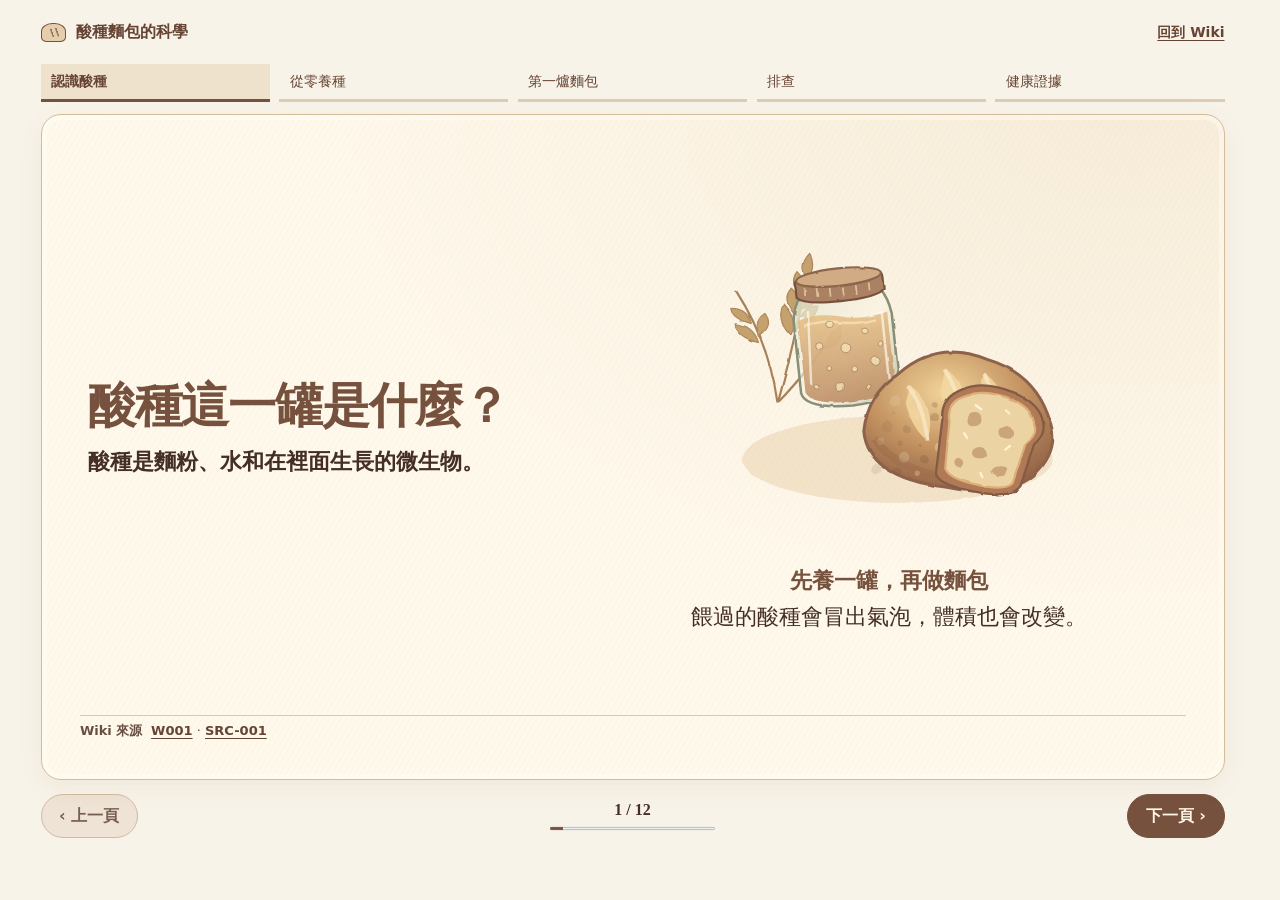
<file: docs/slides/index.html>
<!doctype html>
<html lang="zh-Hant-TW">
<head>
  <meta charset="utf-8">
  <meta name="viewport" content="width=device-width, initial-scale=1">
  <meta name="description" content="12 頁圖解，從零養酸種，到用烤模與蒸氣盤烤第一爐。">
  <title>酸種麵包的科學：從一罐酸種開始</title>
  <link rel="icon" href="data:,">
  <link rel="stylesheet" href="./slides.css">
  <script src="./slides.js" defer></script>
</head>
<body>
  <header class="book-header">
    <a class="brand" href="#slide-1"><span class="book-mark" aria-hidden="true"></span>酸種麵包的科學</a>
    <a class="wiki-link" href="../index.html">回到 Wiki</a>
  </header>
  <main class="book">
    <nav class="chapters" aria-label="章節進度"><a href="#slide-1">認識酸種</a><a href="#slide-3">從零養種</a><a href="#slide-6">第一爐麵包</a><a href="#slide-11">排查</a><a href="#slide-12">健康證據</a></nav>
    <div class="deck" id="deck">
      <article class="slide cover" id="slide-1" aria-labelledby="title-1" tabindex="-1">
        <div class="slide-content">
          <header class="slide-heading">
            <h1 id="title-1">酸種這一罐是什麼？</h1>
            <p class="takeaway" data-claim="01.1">酸種是麵粉、水和在裡面生長的微生物。</p>
          </header>
          <div class="diagram" role="group" aria-label="酸種這一罐是什麼？圖解"><div class="diagram-panel" data-claim="01.2">
            <img src="./assets/lesson-cover.svg" width="480" height="390" alt="" decoding="async">
            <h3>先養一罐，再做麵包</h3>
            <p class="diagram-note">餵過的酸種會冒出氣泡，體積也會改變。</p>
          </div></div>
        </div>
        <footer class="slide-footer"><nav class="citations" aria-label="第 1 頁來源"><span class="source-label">Wiki 來源</span> <span><a href="../index.html#W001">W001</a> · <a href="../index.html#ref-SRC-001">SRC-001</a></span></nav></footer>
      </article>
      <article class="slide channels" id="slide-2" aria-labelledby="title-2" tabindex="-1">
        <div class="slide-content">
          <header class="slide-heading">
            <h2 id="title-2">麵包為什麼會膨脹、有酸味？</h2>
            <p class="takeaway" data-claim="02.1">酵母產氣讓麵糰膨脹，乳酸菌產酸影響風味。</p>
          </header>
          <div class="diagram" role="group" aria-label="麵包為什麼會膨脹、有酸味？圖解"><div class="diagram-panel" data-claim="02.2">
            <img src="./assets/lesson-gas.svg" width="480" height="390" alt="" decoding="async">
            <h3>酵母產生二氧化碳</h3>
            <p class="diagram-note">氣體留在麵糰裡，讓麵糰漲大。</p>
          </div><div class="diagram-panel" data-claim="02.3">
            <img src="./assets/lesson-acid.svg" width="480" height="390" alt="" decoding="async">
            <h3>乳酸菌產生乳酸</h3>
            <p class="diagram-note">乳酸等有機酸會影響味道。</p>
          </div></div>
          <p class="practice" data-claim="02.4">酵母和乳酸菌都會利用麵粉裡的糖等養分。</p>
        </div>
        <footer class="slide-footer"><nav class="citations" aria-label="第 2 頁來源"><span class="source-label">Wiki 來源</span> <span><a href="../index.html#W001">W001</a> · <a href="../index.html#ref-SRC-001">SRC-001</a></span></nav></footer>
      </article>
      <article class="slide chain" id="slide-3" aria-labelledby="title-3" tabindex="-1">
        <div class="slide-content">
          <header class="slide-heading">
            <h2 id="title-3">從空罐開始，要準備什麼？</h2>
            <p class="takeaway" data-claim="03.1">洗手、備好乾淨容器與器具，再把麵粉和水拌勻。</p>
          </header>
          <div class="diagram" role="group" aria-label="從空罐開始，要準備什麼？圖解"><div class="diagram-panel" data-claim="03.2">
            <img src="./assets/lesson-wash-jar.svg" width="480" height="390" alt="" decoding="async">
            <h3>準備</h3>
            <p class="diagram-note">清潔工作檯、寬口玻璃罐和攪拌器具。</p>
          </div><div class="diagram-panel" data-claim="03.3">
            <img src="./assets/lesson-ingredients.svg" width="480" height="390" alt="" decoding="async">
            <h3>量粉和水</h3>
            <p class="diagram-note">拌勻 2 平美式大匙麵粉和 2 美式大匙蒸餾水。</p>
          </div><div class="diagram-panel" data-claim="03.4">
            <img src="./assets/lesson-jar.svg" width="480" height="390" alt="" decoding="async">
            <h3>蓋好，等 24 小時</h3>
            <p class="diagram-note">用乾淨紙巾覆住罐口，放在室溫。</p>
          </div></div>
        </div>
        <footer class="slide-footer"><nav class="citations" aria-label="第 3 頁來源"><span class="source-label">Wiki 來源</span> <span><a href="../index.html#W007">W007</a> · <a href="../index.html#ref-SRC-005">SRC-005</a></span> <span><a href="../index.html#W005">W005</a> · <a href="../index.html#ref-SRC-002">SRC-002</a></span></nav><span class="footer-links">量匙法取自研究示例</span></footer>
      </article>
      <article class="slide compare" id="slide-4" aria-labelledby="title-4" tabindex="-1">
        <div class="slide-content">
          <header class="slide-heading">
            <h2 id="title-4">每次餵養，要留多少、加多少？</h2>
            <p class="takeaway" data-claim="04.1">餵養是取出一部分，再用新粉和水餵剩下的酸種。</p>
          </header>
          <div class="diagram" role="group" aria-label="每次餵養，要留多少、加多少？圖解"><div class="diagram-panel" data-claim="04.2">
            <img src="./assets/lesson-jar.svg" width="480" height="390" alt="" decoding="async">
            <h3>用量匙續餵</h3>
            <p class="diagram-note">約每 24 小時拌勻，取出並丟掉 1 美式大匙酸種。各加 1 美式大匙麵粉和水，拌勻後覆上乾淨紙巾。</p>
          </div><div class="diagram-panel" data-claim="04.3">
            <img src="./assets/lesson-scale.svg" width="480" height="390" alt="" decoding="async">
            <h3>用秤等重餵養</h3>
            <p class="diagram-note">另一種餵法：留 20 克酸種，加 20 克粉和 20 克水。三樣等重，就是 1:1:1。</p>
          </div></div>
        </div>
        <footer class="slide-footer"><nav class="citations" aria-label="第 4 頁來源"><span class="source-label">Wiki 來源</span> <span><a href="../index.html#W005">W005</a> · <a href="../index.html#ref-SRC-002">SRC-002</a> <a href="../index.html#ref-SRC-007">SRC-007</a></span></nav><span class="footer-links">量匙法略去實驗採樣</span></footer>
      </article>
      <article class="slide observe" id="slide-5" aria-labelledby="title-5" tabindex="-1">
        <div class="slide-content">
          <header class="slide-heading">
            <h2 id="title-5">新酸種先漲又停，怎麼看？</h2>
            <p class="takeaway" data-claim="05.1">先漲又停時，繼續餵養，比較幾次的高度和氣泡。</p>
          </header>
          <div class="diagram" role="group" aria-label="三個罐子的橫線代表同一個起始高度"><div class="diagram-panel" data-claim="05.2">
            <img src="./assets/lesson-mark-start.svg" width="480" height="390" alt="" decoding="async">
            <h3>剛餵完，畫一條線</h3>
            <p class="diagram-note">標出酸種高度，記下時間。</p>
          </div><div class="diagram-panel" data-claim="05.3">
            <img src="./assets/lesson-mark-rise.svg" width="480" height="390" alt="" decoding="async">
            <h3>漲高時，看罐側</h3>
            <p class="diagram-note">比對起始線，記高度和氣泡。</p>
          </div><div class="diagram-panel" data-claim="05.4">
            <img src="./assets/lesson-mark-settle.svg" width="480" height="390" alt="" decoding="async">
            <h3>稍後，看有沒有回落</h3>
            <p class="diagram-note">把幾次的紀錄放在一起比，看看能不能反覆漲高。</p>
          </div></div>
        </div>
        <footer class="slide-footer"><nav class="citations" aria-label="第 5 頁來源"><span class="source-label">Wiki 來源</span> <span><a href="../index.html#W005">W005</a> · <a href="../index.html#ref-SRC-002">SRC-002</a> <a href="../index.html#ref-SRC-007">SRC-007</a></span> <span><a href="../index.html#W002">W002</a> · <a href="../index.html#ref-SRC-001">SRC-001</a></span></nav><span class="footer-links"><a href="#slide-4">回看怎麼餵</a></span></footer>
      </article>
      <article class="slide fork" id="slide-6" aria-labelledby="title-6" tabindex="-1">
        <div class="slide-content">
          <header class="slide-heading">
            <h2 id="title-6">什麼時候能取一份做酵頭？</h2>
            <p class="takeaway" data-claim="06.1">等到幾次餵養後都能明顯漲高，再取一份做酵頭。</p>
          </header>
          <div class="diagram" role="group" aria-label="什麼時候能取一份做酵頭？圖解"><div class="diagram-panel" data-claim="06.2">
            <img src="./assets/lesson-jar.svg" width="480" height="390" alt="" decoding="async">
            <h3>母種｜留罐繼續養</h3>
            <p class="diagram-note">留一部分在罐裡，平常繼續餵，下次還能用。</p>
          </div><div class="diagram-panel" data-claim="06.3">
            <img src="./assets/lesson-rise.svg" width="480" height="390" alt="" decoding="async">
            <h3>酵頭｜這次拌進麵糰</h3>
            <p class="diagram-note">做兩個中型麵包：另取 ½ 杯已養穩的酸種，加 ½ 杯水和 ¾–1 杯麵粉。鬆蓋，室溫放到約兩倍大。</p>
          </div></div>
          <p class="practice" data-claim="06.4">酵頭用未漂白通用麵粉（蛋白質約 11–13%）。杯量用美式量杯。</p>
        </div>
        <footer class="slide-footer"><nav class="citations" aria-label="第 6 頁來源"><span class="source-label">Wiki 來源</span> <span><a href="../index.html#W003">W003</a> · <a href="../index.html#ref-SRC-004">SRC-004</a></span> <span><a href="../index.html#W005">W005</a> · <a href="../index.html#ref-SRC-007">SRC-007</a></span> <span><a href="../index.html#W004">W004</a> · <a href="../index.html#ref-SRC-004">SRC-004</a></span></nav></footer>
      </article>
      <article class="slide flow" id="slide-7" aria-labelledby="title-7" tabindex="-1">
        <div class="slide-content">
          <header class="slide-heading">
            <h2 id="title-7">酵頭漲好後，麵糰怎麼拌？</h2>
            <p class="takeaway" data-claim="07.1">把酵頭加水、粉和鹽，揉到麵糰柔軟好整理。</p>
          </header>
          <div class="diagram" role="group" aria-label="酵頭漲好後，麵糰怎麼拌？圖解"><div class="diagram-panel" data-claim="07.2">
            <img src="./assets/lesson-mix.svg" width="480" height="390" alt="" decoding="async">
            <h3>① 酵頭加水</h3>
            <p class="diagram-note">把整份酵頭放入大碗，拌入 2 美式杯水。</p>
          </div><div class="diagram-panel" data-claim="07.3">
            <img src="./assets/lesson-flour.svg" width="480" height="390" alt="" decoding="async">
            <h3>② 加粉，再加鹽</h3>
            <p class="diagram-note">拌入 2–3 美式杯通用麵粉，攪約 100–200 下，再拌入 1½–2 茶匙鹽。</p>
          </div><div class="diagram-panel" data-claim="07.4">
            <img src="./assets/lesson-dough.svg" width="480" height="390" alt="" decoding="async">
            <h3>③ 分次補粉，揉軟</h3>
            <p class="diagram-note">放入抹薄油的碗，翻面後蓋好，留空間讓麵糰膨脹。</p>
          </div></div>
        </div>
        <footer class="slide-footer"><nav class="citations" aria-label="第 7 頁來源"><span class="source-label">Wiki 來源</span> <span><a href="../index.html#W004">W004</a> · <a href="../index.html#ref-SRC-004">SRC-004</a></span></nav><span class="footer-links"><a href="../index.html#W004">完整配方</a></span></footer>
      </article>
      <article class="slide stages" id="slide-8" aria-labelledby="title-8" tabindex="-1">
        <div class="slide-content">
          <header class="slide-heading">
            <h2 id="title-8">兩次發酵之間要做什麼？</h2>
            <p class="takeaway" data-claim="08.1">第一次發酵後整形，整形後在烤模裡等最後發酵。</p>
          </header>
          <div class="diagram" role="group" aria-label="兩次發酵之間要做什麼？圖解"><div class="diagram-panel" data-claim="08.2">
            <img src="./assets/lesson-dough.svg" width="480" height="390" alt="" decoding="async">
            <h3>① 第一次發酵</h3>
            <p class="diagram-note">把整團麵糰放在室溫，等它漲到約兩倍。</p>
          </div><div class="diagram-panel" data-claim="08.3">
            <img src="./assets/lesson-shape.svg" width="480" height="390" alt="" decoding="async">
            <h3>② 分成兩等份再整形</h3>
            <p class="diagram-note">將邊緣收到底下，讓麵糰表面略繃緊。</p>
          </div><div class="diagram-panel" data-claim="08.4">
            <img src="./assets/lesson-covered.svg" width="480" height="390" alt="" decoding="async">
            <h3>③ 最後發酵</h3>
            <p class="diagram-note">放入抹油或鋪烘焙紙的吐司模或派盤，蓋好，再等體積約翻倍。</p>
          </div></div>
        </div>
        <footer class="slide-footer"><nav class="citations" aria-label="第 8 頁來源"><span class="source-label">Wiki 來源</span> <span><a href="../index.html#W004">W004</a> · <a href="../index.html#ref-SRC-004">SRC-004</a></span></nav></footer>
      </article>
      <article class="slide compare oven-setup" id="slide-9" aria-labelledby="title-9" tabindex="-1">
        <div class="slide-content">
          <header class="slide-heading">
            <h2 id="title-9">沒有鑄鐵鍋，烤箱怎麼排？</h2>
            <p class="takeaway" data-claim="09.1">烤盤或烤模替代烤法：中層放麵包，最底層放蒸氣盤。</p>
          </header>
          <div class="diagram" role="group" aria-label="沒有鑄鐵鍋，烤箱怎麼排？圖解"><div class="diagram-panel" data-claim="09.2">
            <img src="./assets/lesson-steam-oven.svg" width="480" height="390" alt="" decoding="async">
            <h3>預熱前，放蒸氣盤</h3>
            <p class="diagram-note">把空的耐烤箱淺盤放最底層，預熱到 425 °F（約 218 °C）。麵包的烤盤或烤模免預熱。</p>
          </div><div class="diagram-panel" data-claim="09.3">
            <img src="./assets/lesson-steam-pour.svg" width="480" height="390" alt="" decoding="async">
            <h3>麵包入爐時，加沸水</h3>
            <p class="diagram-note">劃口後把麵包放中層，倒 ½–1 美式杯沸水進底層淺盤。小心蒸氣，拿熱烤具戴隔熱手套。</p>
          </div></div>
          <p class="practice" data-claim="09.4">旋風／氣炸模式須有兩層，且說明書允許用蒸氣盤加沸水。此烤法沒有旋風換算值，請依說明書和烤箱表現調整。</p>
        </div>
        <footer class="slide-footer"><nav class="citations" aria-label="第 9 頁來源"><span class="source-label">Wiki 來源</span> <span><a href="../index.html#W004">W004</a> · <a href="../index.html#ref-SRC-004">SRC-004</a></span></nav><span class="footer-links"><a href="https://extension.colostate.edu/resource/sourdough-basics-caring-for-your-starter-and-making-bread/">烤法原文</a></span></footer>
      </article>
      <article class="slide flow" id="slide-10" aria-labelledby="title-10" tabindex="-1">
        <div class="slide-content">
          <header class="slide-heading">
            <h2 id="title-10">怎麼判斷可以出爐、切片？</h2>
            <p class="takeaway" data-claim="10.1">烤到色澤和中心溫度都達標，放涼再切。</p>
          </header>
          <div class="diagram" role="group" aria-label="怎麼判斷可以出爐、切片？圖解"><div class="diagram-panel" data-claim="10.2">
            <img src="./assets/lesson-bread.svg" width="480" height="390" alt="" decoding="async">
            <h3>先看烤色</h3>
            <p class="diagram-note">這份配方約烤 35–45 分鐘，烤色應呈金黃至深褐。</p>
          </div><div class="diagram-panel" data-claim="10.3">
            <img src="./assets/lesson-check-bread.svg" width="480" height="390" alt="" decoding="async">
            <h3>再量中心</h3>
            <p class="diagram-note">用食物溫度計確認中心達 190 °F（約 88 °C）。未達則續烤。</p>
          </div><div class="diagram-panel" data-claim="10.4">
            <img src="./assets/lesson-rack.svg" width="480" height="390" alt="" decoding="async">
            <h3>最後放網架</h3>
            <p class="diagram-note">戴隔熱手套取出烤具，把麵包移上網架，完全冷卻後再切。</p>
          </div></div>
        </div>
        <footer class="slide-footer"><nav class="citations" aria-label="第 10 頁來源"><span class="source-label">Wiki 來源</span> <span><a href="../index.html#W004">W004</a> · <a href="../index.html#ref-SRC-004">SRC-004</a></span></nav></footer>
      </article>
      <article class="slide triage" id="slide-11" aria-labelledby="title-11" tabindex="-1">
        <div class="slide-content">
          <header class="slide-heading">
            <h2 id="title-11">漲得慢或發黴，先做什麼？</h2>
            <p class="takeaway" data-claim="11.1">漲得慢，查養種條件。明顯發黴，丟掉全部酸種。</p>
          </header>
          <div class="diagram" role="group" aria-label="漲得慢或發黴，先做什麼？圖解"><div class="diagram-panel" data-claim="11.2">
            <img src="./assets/lesson-clock.svg" width="480" height="390" alt="" decoding="async">
            <h3>漲得慢｜回到餵養紀錄</h3>
            <p class="diagram-note">回查室溫、用粉、粉水比例和餵養間隔，再比較同一罐的變化。</p>
          </div><div class="diagram-panel" data-claim="11.3">
            <img src="./assets/lesson-wash-jar.svg" width="480" height="390" alt="" decoding="async">
            <h3>明顯發黴｜重新開始</h3>
            <p class="diagram-note">丟掉容器裡的全部酸種，徹底洗淨並沖洗容器。</p>
          </div></div>
          <p class="practice" data-claim="11.4">別試吃生酸種。氣泡、氣味和高度只用來觀察發酵。</p>
        </div>
        <footer class="slide-footer"><nav class="citations" aria-label="第 11 頁來源"><span class="source-label">Wiki 來源</span> <span><a href="../index.html#W007">W007</a> · <a href="../index.html#ref-SRC-005">SRC-005</a> <a href="../index.html#ref-SRC-007">SRC-007</a></span> <span><a href="../index.html#W002">W002</a> · <a href="../index.html#ref-SRC-001">SRC-001</a></span></nav><span class="footer-links"><a href="#slide-5">回看怎麼記高度</a></span></footer>
      </article>
      <article class="slide compare" id="slide-12" aria-labelledby="title-12" tabindex="-1">
        <div class="slide-content">
          <header class="slide-heading">
            <h2 id="title-12">烤成酸種麵包，就比較健康嗎？</h2>
            <p class="takeaway" data-claim="12.1">酸種麵包不一定讓餐後血糖比較低；用小麥粉做的仍含麩質。</p>
          </header>
          <div class="diagram" role="group" aria-label="烤成酸種麵包，就比較健康嗎？圖解"><div class="diagram-panel" data-claim="12.2">
            <img src="./assets/lesson-comparison.svg" width="480" height="390" alt="" decoding="async">
            <h3>血糖｜反應因比較而異</h3>
            <p class="diagram-note">不同麵粉和製法做出的麵包，餐後血糖反應可能不同。</p>
          </div><div class="diagram-panel" data-claim="12.3">
            <img src="./assets/lesson-flour.svg" width="480" height="390" alt="" decoding="async">
            <h3>麩質｜看配料</h3>
            <p class="diagram-note">小麥粉含麩質。乳糜瀉患者應避開這類麵包。</p>
          </div></div>
        </div>
        <footer class="slide-footer"><nav class="citations" aria-label="第 12 頁來源"><span class="source-label">Wiki 來源</span> <span><a href="../index.html#W008">W008</a> · <a href="../index.html#ref-SRC-006">SRC-006</a> <a href="../index.html#ref-SRC-007">SRC-007</a></span></nav><span class="footer-links"><a href="../index.html#references" id="reference-link">七份參考來源</a></span></footer>
      </article>
    </div>
    <nav class="pager" aria-label="投影片翻頁" hidden>
      <button type="button" id="previous"><span aria-hidden="true">‹</span> 上一頁</button>
      <div class="page-status">
        <output id="page-number" aria-live="polite"></output>
        <progress id="reading-progress" max="12" value="1" aria-label="閱讀進度"></progress>
      </div>
      <button type="button" id="next">下一頁 <span aria-hidden="true">›</span></button>
    </nav>
    <dialog id="references" aria-labelledby="references-title">
      <form method="dialog"><button type="submit" autofocus>關閉</button></form>
      <h2 id="references-title">參考來源</h2>
      <ul><li><a href="../index.html#ref-SRC-001">SRC-001</a> <span>A review of sourdough starters: ecology, practices, and sensory quality with applications for baking and recommendations for future research</span></li><li><a href="../index.html#ref-SRC-002">SRC-002</a> <span>Sourdough starters exhibit similar succession patterns but develop flour-specific climax communities</span></li><li><a href="../index.html#ref-SRC-003">SRC-003</a> <span>The diversity and function of sourdough starter microbiomes</span></li><li><a href="../index.html#ref-SRC-004">SRC-004</a> <span>Sourdough Basics: Caring for your Starter and Making Bread</span></li><li><a href="../index.html#ref-SRC-005">SRC-005</a> <span>Sourdough Starter Best Practices</span></li><li><a href="../index.html#ref-SRC-006">SRC-006</a> <span>Nutritional benefits of sourdoughs: A systematic review</span></li><li><a href="../index.html#ref-SRC-007">SRC-007</a> <span>Sourdough Bread: 101</span></li></ul>
      <a href="../index.html#references">查閱 Wiki 完整書目</a>
    </dialog>
  </main>
</body>
</html>
</file>
<file: docs/wiki.css>
:root {
  color-scheme: light;
  --paper: #f8f5ec;
  --surface: #fffcf4;
  --ink: #22352b;
  --muted: #516257;
  --forest: #183c30;
  --forest-deep: #102d24;
  --moss: #dce6d5;
  --line: #cdd5c6;
  --gold: #e9bc79;
  --accent: #245a43;
  --serif: "Songti TC", "Noto Serif CJK TC", "Noto Serif TC", Georgia, serif;
  --sans: system-ui, -apple-system, "PingFang TC", "Microsoft JhengHei", sans-serif;
  --frame: min(1160px, 100% - 2 * clamp(1rem, 4vw, 3rem));
}

*, *::before, *::after { box-sizing: border-box; }
html { scroll-padding-top: 5.5rem; }
body {
  margin: 0;
  background: var(--paper);
  color: var(--ink);
  font: 1rem/1.85 var(--sans);
  overflow-wrap: anywhere;
}
.frame { width: var(--frame); margin-inline: auto; }
a { color: var(--accent); text-underline-offset: .18em; }
a:hover { text-decoration-thickness: .12em; }
:focus-visible { outline: 3px solid #92621f; outline-offset: 4px; }
:target:not(#top) { scroll-margin-top: .5rem; }
.skip-link {
  position: fixed;
  inset: 1rem auto auto 1rem;
  z-index: 3;
  transform: translateY(-180%);
  padding: .5rem .8rem;
  background: var(--surface);
}
.skip-link:focus { transform: none; }

.site-header {
  position: sticky;
  top: 0;
  z-index: 2;
  background: var(--paper);
  border-bottom: 1px solid var(--line);
}
.site-header .frame, .site-footer .frame {
  min-height: 4rem;
  display: flex;
  align-items: center;
  justify-content: space-between;
  gap: .75rem;
}
.wordmark { font-weight: 750; text-decoration: none; }
.site-header nav { display: flex; flex-wrap: wrap; gap: clamp(.55rem, 2.3vw, 1.5rem); }
.site-header nav a { padding-block: .5rem; font-size: .875rem; font-weight: 650; text-decoration: none; }
.site-header nav a:hover, .site-header nav [aria-current] { text-decoration: underline; }

.hero {
  background: linear-gradient(105deg, var(--forest-deep), var(--forest));
  color: var(--surface);
  border-bottom: 4px solid var(--gold);
  overflow: hidden;
}
.hero-inner {
  min-height: clamp(18rem, 34vw, 28rem);
  display: grid;
  grid-template-columns: minmax(0, 1.15fr) minmax(0, .85fr);
  align-items: center;
  gap: 1rem;
  padding-block: clamp(2.75rem, 6vw, 5rem);
}
.hero h1 {
  font: 750 clamp(2.65rem, 7vw, 6.2rem)/1.07 var(--serif);
  letter-spacing: -.035em;
  margin: 0;
}
.hero h1 span { display: block; color: var(--gold); }
.hero p { margin: 1.3rem 0 0; color: #e6e9db; font-size: clamp(.95rem, 2vw, 1.125rem); }
.hero-art {
  position: relative;
  display: grid;
  place-items: center;
  aspect-ratio: 1.5;
  background: repeating-radial-gradient(ellipse at 45% 43%, transparent 0 13px, #e9d2a52b 13px 14px, transparent 14px 21px);
  -webkit-mask-image: radial-gradient(ellipse, #000 15%, transparent 75%);
  mask-image: radial-gradient(ellipse, #000 15%, transparent 75%);
}
.loaf {
  width: 78%;
  aspect-ratio: 1.8;
  position: relative;
  overflow: hidden;
  border-radius: 49% 53% 38% 44% / 56% 54% 45% 45%;
  transform: rotate(-12deg);
  border: 2px solid #e9bc79a0;
  background:
    radial-gradient(ellipse at 40% 15%, #edc17c40, transparent 60%),
    repeating-linear-gradient(28deg, transparent 0 5px, #0f302032 6px 7px),
    #587051;
  box-shadow: inset 0 -10px 0 #132d2550, 0 14px 42px #0e211a70;
}
.loaf i {
  position: absolute;
  top: 21%;
  left: 28%;
  width: 15%;
  height: 55%;
  border-left: 4px solid #fae4b6c7;
  border-radius: 55%;
  transform: rotate(25deg);
}
.loaf i:nth-child(2) { left: 47%; }
.loaf i:nth-child(3) { left: 66%; }

.reading-layout {
  display: grid;
  grid-template-columns: minmax(14rem, .34fr) minmax(0, 1fr);
  align-items: start;
  gap: clamp(2rem, 4.5vw, 4.5rem);
  padding-block: clamp(2rem, 5vw, 4.25rem);
}
.navigator nav { margin-bottom: 2rem; }
.navigator h2 {
  margin: 0;
  font-size: 1.1rem;
  font-weight: 750;
}
.navigator ul, .references ul { list-style: none; padding: 0; margin: .65rem 0 0; }
.navigator li { border-bottom: 1px solid var(--line); }
.navigator a {
  display: flex;
  gap: .6rem;
  align-items: baseline;
  min-height: 2.65rem;
  padding: .52rem .4rem;
  line-height: 1.5;
  border-radius: .3rem;
  font-size: .94rem;
  font-weight: 620;
  text-decoration: none;
}
.navigator a:hover, .navigator a[aria-current] { background: var(--moss); }
.navigator a span, .article-id, .source-id {
  flex: none;
  color: var(--muted);
  font: 650 .8125rem/1.5 ui-monospace, monospace;
}
.contents-links a { font-size: .875rem; }

.topic + .topic, .references { margin-top: clamp(3.25rem, 7vw, 6rem); }
.topic > h2, .references > h2 {
  margin: 0 0 1.25rem;
  padding: .1rem 0 .75rem;
  border-bottom: 1px solid var(--accent);
  font: 750 clamp(1.55rem, 3vw, 2.25rem)/1.4 var(--serif);
}
article {
  padding: clamp(1.1rem, 3.5vw, 2.5rem);
  border: 1px solid var(--line);
  border-radius: .75rem;
  background: var(--surface);
}
article + article { margin-top: 1.1rem; }
article:target, .references li:target { border-color: var(--accent); }
article h3 { font: 750 clamp(1.35rem, 3vw, 1.8rem)/1.45 var(--serif); margin: .35rem 0 1rem; }
article p { margin: .45rem 0 1.2rem; }
article .summary { padding: .8rem 1rem; border-left: 3px solid var(--accent); background: #edf0e5; }
article .keywords { font-size: .9rem; color: var(--muted); }
article h4 { margin: 1.8rem 0 .45rem; font-size: 1.08rem; }
article .body-heading { padding-top: .85rem; border-top: 1px solid var(--line); }
article h5 { margin: 1.15rem 0 .25rem; font-size: 1rem; }
article ol, article ul { margin-top: .4rem; padding-inline-start: 1.5rem; }
article li + li { margin-top: .55rem; }
article li::marker { color: var(--accent); font-weight: 700; }
article ul { color: var(--muted); font-size: .9rem; }
.citation { display: inline-block; white-space: nowrap; margin-inline: .15em; font: 650 .82rem/1.4 ui-monospace, monospace; }

.references li { padding: 1rem 1.15rem; border: 1px solid var(--line); background: var(--surface); border-radius: .5rem; }
.references li + li { margin-top: .65rem; }
.references p { margin: .4rem 0 0; }
.bibliography { font-size: .94rem; }
.source-links { display: flex; flex-wrap: wrap; gap: .25rem .9rem; font-size: .875rem; }
.site-footer { border-top: 1px solid var(--line); background: var(--moss); font-weight: 650; font-size: .9rem; }

@media (max-width: 56rem) {
  .reading-layout { grid-template-columns: minmax(0, 1fr); }
  .navigator { display: grid; grid-template-columns: repeat(2, minmax(0, 1fr)); gap: 1.25rem; }
  .navigator nav { margin: 0; }
}
@media (max-width: 37rem) {
  html { scroll-padding-top: 4.75rem; }
  .site-header .frame { min-height: 3.7rem; }
  .wordmark { font-size: .875rem; }
  .hero-inner { grid-template-columns: minmax(0, 1fr); min-height: 16rem; position: relative; }
  .hero-inner > div:first-child { position: relative; z-index: 1; }
  .hero-art { position: absolute; inset: auto -2rem .25rem auto; width: min(14rem, 55%); opacity: .55; }
  .navigator { grid-template-columns: minmax(0, 1fr); gap: 1.6rem; }
}
</file>
<file: docs/slides/slides.css>
:root {
  color-scheme: light;
  --cream: #f8f3e9;
  --oat: #e5cead;
  --caramel: #bb8c65;
  --wood: #76513d;
  --sage: #a0a388;
  --ink: #442e25;
  --muted: #684f43;
  --line: #ddc8ac;
  --paper: #fff9ec;
  --serif: "Songti TC", "Noto Serif CJK TC", "PMingLiU", Georgia, serif;
  --sans: -apple-system, BlinkMacSystemFont, "PingFang TC", "Microsoft JhengHei", system-ui, sans-serif;
}

*, *::before, *::after { box-sizing: border-box; }
[hidden] { display: none !important; }
html { scrollbar-gutter: stable; }
body { margin: 0; background: var(--cream); color: var(--ink); font: 16px/1.6 var(--sans); }
a { color: #664433; text-underline-offset: .2em; }
button { font: inherit; }
a, button, summary { touch-action: manipulation; }
:focus-visible { outline: 2px solid var(--wood); outline-offset: 4px; }
button:disabled { cursor: default; }
h1, h2, h3, p, figure { margin: 0; }

.book-header, .book { max-width: 1184px; width: calc(100% - 48px); margin-inline: auto; }
.book-header {
  min-height: 64px;
  display: flex;
  align-items: center;
  justify-content: space-between;
  gap: 1rem;
}
.brand { display: inline-flex; align-items: center; gap: .65rem; font-family: var(--serif); font-weight: 800; text-decoration: none; }
.book-mark { width: 25px; height: 19px; border: 1px solid var(--wood); background: var(--oat); border-radius: 45% 45% 24% 24%; position: relative; }
.book-mark::before { content: ""; position: absolute; inset: 4px 5px 4px 7px; background: repeating-linear-gradient(70deg, transparent 0 3px, var(--wood) 4px 5px); border-radius: 40%; opacity: .72; }
.wiki-link { font-size: .875rem; font-weight: 700; white-space: nowrap; }
.book { padding-bottom: 1.4rem; }
.chapters { display: grid; grid-template-columns: repeat(5, minmax(0, 1fr)); gap: .6rem; margin: 0 0 .75rem; }
.chapters a {
  text-decoration: none;
  min-width: 0;
  min-height: 38px;
  display: grid;
  align-content: center;
  padding: .28rem .65rem;
  border-bottom: 3px solid #decbb3;
  font-size: .875rem;
  line-height: 1.4;
}
.chapters a[data-complete] { border-color: var(--sage); }
.chapters a[aria-current] { border-color: var(--wood); background: #efe2cd; font-weight: 750; }
.chapters a:hover { background: #efe2cd; }

.pager {
  margin-top: .85rem;
  display: grid;
  grid-template-columns: minmax(0, 1fr) auto minmax(0, 1fr);
  align-items: center;
  gap: .65rem;
}
.pager button, dialog button {
  border: 1px solid var(--wood);
  border-radius: 999px;
  padding: .5em 1.1em;
  min-height: 44px;
  background: var(--wood);
  color: #fff7e9;
  font-weight: 730;
  cursor: pointer;
}
.pager button:hover:enabled, dialog button:hover { background: #5f3d2c; }
.pager button:disabled { background: #eee3d4; color: #775f52; border-color: #d3bba0; }
#previous { justify-self: start; }
#next { justify-self: end; }
.page-status { display: grid; justify-items: center; gap: .22rem; }
#page-number { font: 700 1rem/1.4 var(--serif); font-variant-numeric: tabular-nums; }
#reading-progress { width: clamp(72px, 15vw, 165px); height: 7px; accent-color: var(--wood); }
dialog {
  width: min(600px, calc(100% - 30px));
  max-height: 85vh;
  overflow: auto;
  color: var(--ink);
  background: var(--paper);
  border: 1px solid var(--wood);
  border-radius: 15px;
  padding: 1.2rem 1.4rem;
}
dialog::backdrop { background: #442e2555; }
dialog form { float: right; }
dialog h2 { font-family: var(--serif); margin: .35rem 4.5rem .5rem 0; }
dialog ul { padding-left: 1.2rem; }
dialog li { margin-bottom: .6rem; overflow-wrap: anywhere; }
dialog li a { font-weight: 750; }
dialog li p { font-size: .95rem; }


.deck { container-type: inline-size; }
.deck:not([data-ready]) .slide + .slide { margin-top: 1rem; }
.slide {
  width: 100%;
  display: grid;
  aspect-ratio: 16 / 9;
  grid-template-rows: minmax(0, 1fr) 1.65rem;
  gap: .7rem;
  padding: clamp(24px, 3.2cqi, 38px);
  border: 1px solid #d6bb98;
  border-radius: 20px;
  background:
    radial-gradient(ellipse at 92% 0%, #e5cead4d, transparent 55%),
    repeating-linear-gradient(120deg, #99755709 0 1px, transparent 1px 5px),
    var(--paper);
  box-shadow: inset 0 0 0 5px #fffdf380, 0 8px 25px #76513d12;
}
.slide-content {
  display: grid;
  align-content: start;
  gap: clamp(.65rem, 1.5cqi, 1.15rem);
  min-width: 0;
}
.slide:focus { outline: none; }
.slide-heading h1, .slide-heading h2 {
  color: var(--wood);
  font: 800 clamp(36px, 4.2cqi, 48px)/1.18 var(--serif);
  letter-spacing: -.025em;
  text-wrap: pretty;
}
.takeaway {
  margin-top: .45em;
  font-size: 22px;
  line-height: 1.5;
  font-weight: 700;
  color: var(--ink);
  text-wrap: pretty;
}
.diagram {
  display: grid;
  grid-template-columns: repeat(3, minmax(0, 1fr));
  gap: 1rem;
  align-items: stretch;
}
.diagram-panel {
  min-width: 0;
  border: 1px solid var(--line);
  border-radius: 12px;
  background: #f1e6d089;
  padding: .7rem 1.05rem 1.05rem;
}
.diagram-panel img {
  display: block;
  margin-inline: auto;
  max-width: 100%;
  width: auto;
  height: clamp(76px, calc(22cqi - 130px), 130px);
  object-fit: contain;
}
.diagram-panel h3 {
  color: var(--wood);
  margin: .2rem 0 .25rem;
  font: 800 22px/1.35 var(--serif);
  text-wrap: pretty;
}
.diagram-note, .practice { font-size: 22px; line-height: 1.5; overflow-wrap: anywhere; }
.practice {
  border-left: 4px solid var(--wood);
  background: #eadbc15a;
  padding: .6em .83em;
  border-radius: 0 8px 8px 0;
}
.slide-footer {
  display: flex;
  align-items: baseline;
  align-content: start;
  justify-content: space-between;
  flex-wrap: wrap;
  gap: .15rem .75rem;
  border-top: 1px solid var(--line);
  padding-top: .4rem;
  font-size: .8125rem;
  line-height: 1.45;
  color: var(--muted);
}
.citations, .footer-links {
  display: flex;
  align-items: baseline;
  flex-wrap: wrap;
  gap: .15rem .55rem;
}
.slide-footer a { font-weight: 700; white-space: nowrap; }
.source-label { font-weight: 650; }

.cover .slide-content {
  grid-template-columns: minmax(0, 1fr) minmax(0, 1.2fr);
  align-content: center;
  align-items: center;
}
.cover .slide-heading { padding-inline: .5rem; }
.cover .diagram { grid-template-columns: 1fr; }
.cover .diagram-panel { text-align: center; background: none; border: 0; padding: 0; }
.cover .diagram-panel img { width: 100%; height: auto; max-height: min(30cqi, 340px); }

.compare .diagram, .channels .diagram, .fork .diagram { grid-template-columns: repeat(2, minmax(0,1fr)); }
.compare .diagram-panel, .channels .diagram-panel, .fork .diagram-panel { padding-inline: 1.45rem; }
.compare .diagram-panel:nth-child(2), .channels .diagram-panel:nth-child(2),
.fork .diagram-panel:nth-child(2) { background: #dce1cc7d; border-color: #c9c6ac; }
.channels .diagram-panel { border-top: 4px solid #a38667; }
.channels .diagram-panel:nth-child(2) { border-top-color: #858e73; }

:is(.chain, .timeline, .observe, .flow, .roadmap, .stages, .baking) .diagram { position: relative; }
:is(.chain, .timeline, .observe, .flow, .roadmap, .stages, .baking) .diagram::before,
:is(.chain, .timeline, .observe, .flow, .roadmap, .stages, .baking) .diagram::after {
  content: "›";
  position: absolute;
  top: 45%;
  left: calc(33.333% - .167rem);
  transform: translate(-50%, -50%);
  color: var(--wood);
  background: var(--paper);
  border: 1px solid var(--line);
  border-radius: 50%;
  width: 1.7rem;
  height: 1.7rem;
  display: grid;
  place-items: center;
  font-size: 1.2rem;
  line-height: 1;
  z-index: 1;
  pointer-events: none;
}
:is(.chain, .timeline, .observe, .flow, .roadmap, .stages, .baking) .diagram::after {
  left: calc(66.667% + .167rem);
}
.timeline .diagram-panel, .observe .diagram-panel { border-top: 4px solid var(--caramel); background: transparent; }
.timeline .diagram-panel:nth-child(2), .observe .diagram-panel:nth-child(2) { border-top-color: #8b9577; }
.factors .diagram-panel { background: #eeede097; }
.workbench .diagram-panel { background: transparent; border-style: dashed; }
.map .diagram { grid-template-columns: repeat(5, minmax(0, 1fr)); gap: .7rem; }
.map .diagram-panel { padding: .6rem .75rem; border-top: 3px solid #8b9577; }
.map .diagram-panel img { height: clamp(65px, 8.6cqi, 102px); }
.map .diagram-panel h3 { margin: .35rem 0; }
.triage .diagram { grid-template-columns: 1fr; gap: .65rem; }
.triage .diagram-panel { display: grid; grid-template-columns: 90px minmax(105px,.28fr) 1fr; align-items: center; gap: .65rem; padding: .3rem .75rem; }
.triage .diagram-panel img { height: 62px; }

@media (width > 1000px) {
  .oven-setup .diagram-panel img { max-height: 100px; }
}
@media (1000px < width <= 1100px) {
  .slide { padding: 24px; }
  .slide-content { gap: .7rem; }
}
@media (max-width: 1000px) {
  .book-header, .book { width: calc(100% - 24px); }
  .slide-heading h1, .slide-heading h2 { font-size: clamp(28px, 4.8vw, 37px); }
  .slide { min-height: 540px; aspect-ratio: 4 / 3; }
  .diagram-panel h3, .diagram-note, .practice, .takeaway { font-size: 19px; }
  .map .diagram { grid-template-columns: repeat(3, minmax(0, 1fr)); }
}
@media (max-width: 610px) {
  .book-header { min-height: 54px; }
  .book-header, .book { width: calc(100% - 18px); }
  .chapters { gap: .22rem; }
  .chapters a { padding-inline: .12rem; text-align: center; font-size: .75rem; }
  .slide {
    aspect-ratio: auto;
    height: clamp(590px, calc(1008px - 100cqi), 705px);
    min-height: 0;
    grid-template-rows: minmax(0, 1fr) 4.35rem;
    padding: .85rem;
    border-radius: 13px;
    gap: .45rem;
  }
  .slide-content { gap: .65rem; }
  .slide-heading h1, .slide-heading h2 { font-size: clamp(28px, 6.8vw, 34px); }
  .takeaway, .practice { font-size: 18px; }
  .diagram, .cover .slide-content, .compare .diagram, .channels .diagram, .fork .diagram, .map .diagram { grid-template-columns: minmax(0, 1fr); gap: .66rem; }
  .diagram-panel, .compare .diagram-panel, .channels .diagram-panel, .fork .diagram-panel, .map .diagram-panel, .triage .diagram-panel {
    display: grid;
    grid-template-columns: minmax(42px, 17%) minmax(0, 1fr);
    align-content: center;
    column-gap: .55rem;
    padding: .42rem .52rem;
  }
  .diagram-panel img, .map .diagram-panel img, .triage .diagram-panel img {
    grid-column: 1;
    grid-row: 1 / 3;
    align-self: center;
    width: 100%;
    height: auto;
  }
  .diagram-panel h3, .map .diagram-panel h3 { grid-column: 2; margin-top: 0; font-size: 18px; }
  .diagram-note { grid-column: 2; font-size: 18px; }
  .diagram::before, .diagram::after { display: none !important; }
  .cover .diagram-panel { display: block; text-align: left; padding: 0; }
  .cover .diagram-panel img { width: min(100%, 260px); height: auto; max-height: none; }
  .cover .slide-heading { padding: 0; }
  .pager button { font-size: .875rem; padding-inline: .7em; }
}

.quiz {
  border: 1px solid var(--line);
  border-radius: 8px;
  background: #eadbc15a;
  padding: .55rem .8rem;
  font-size: 22px;
}
.quiz summary { cursor: pointer; font-weight: 750; }
.quiz p { padding-top: .4em; }
@media (max-width: 1000px) { .quiz { font-size: 19px; } }
@media (max-width: 610px) { .quiz { font-size: 18px; } }

.oven-setup .practice {
  background: #efdfc7;
}
</file>
